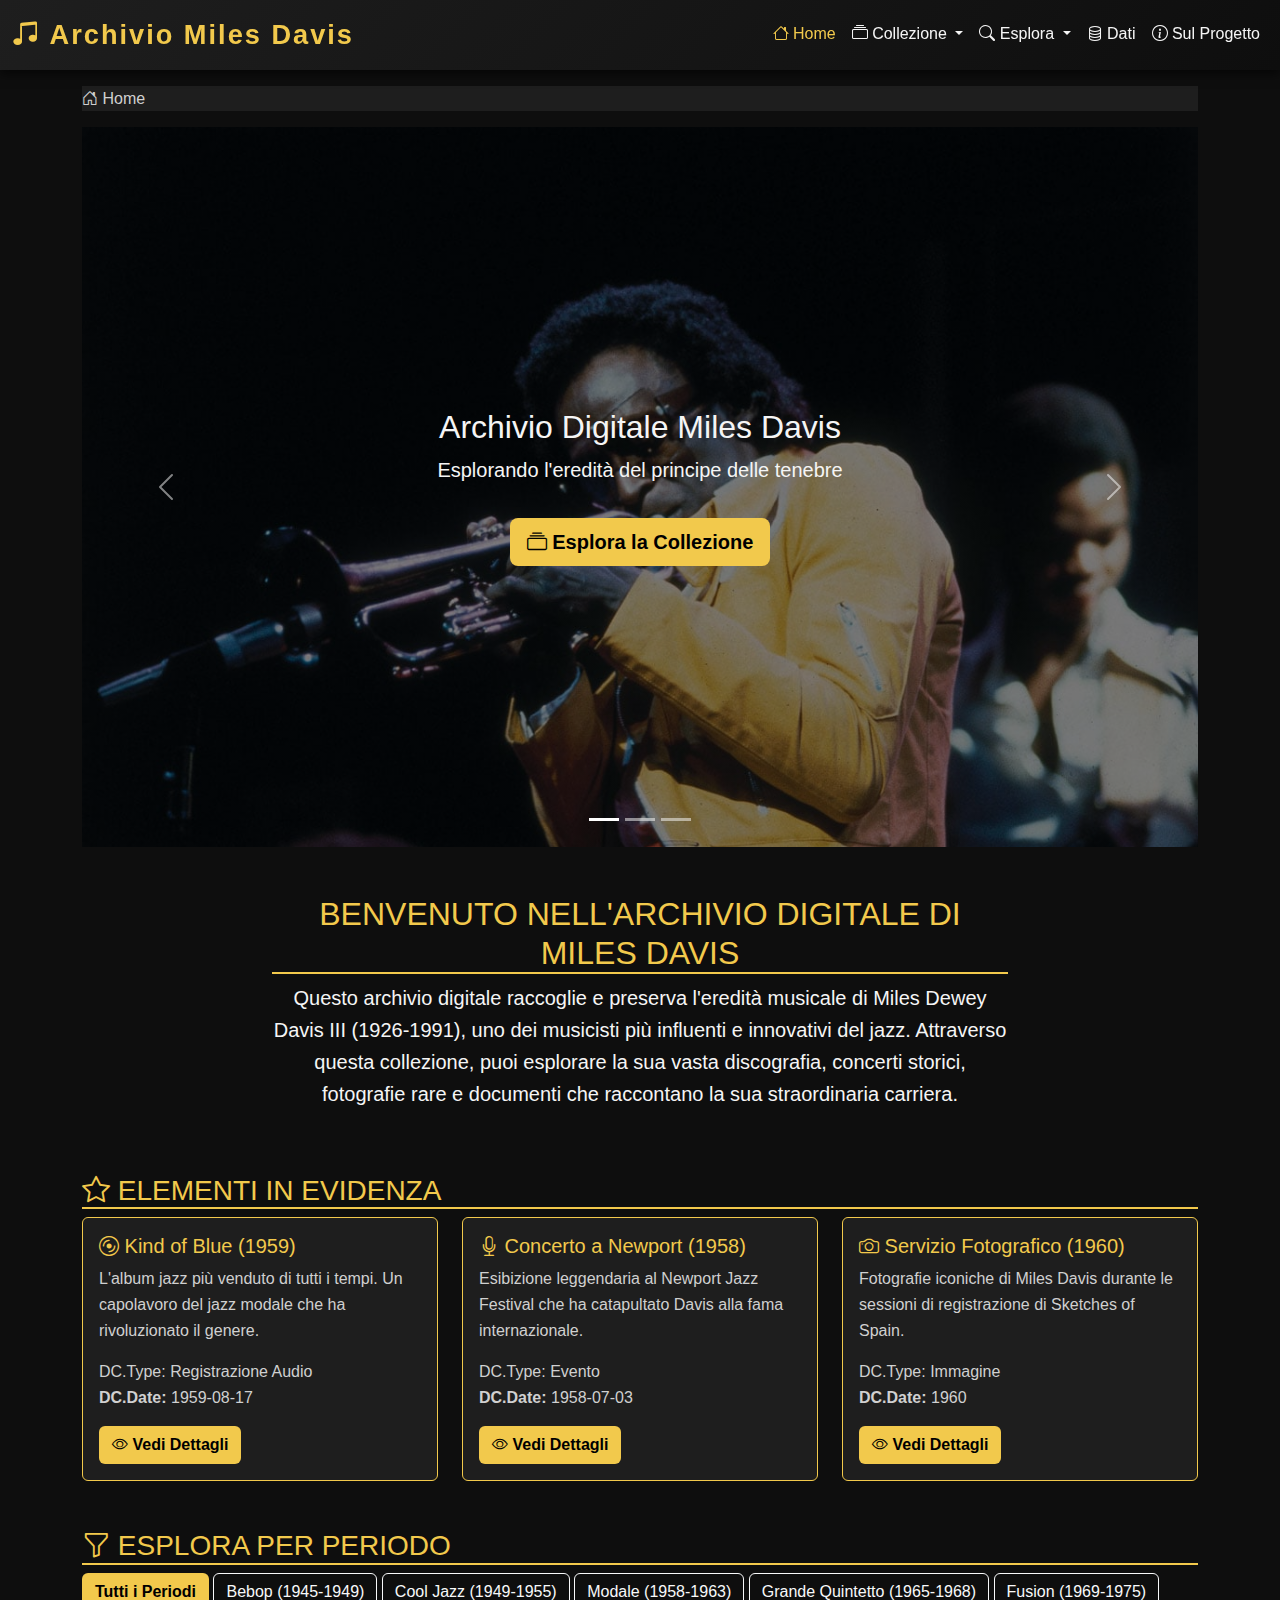
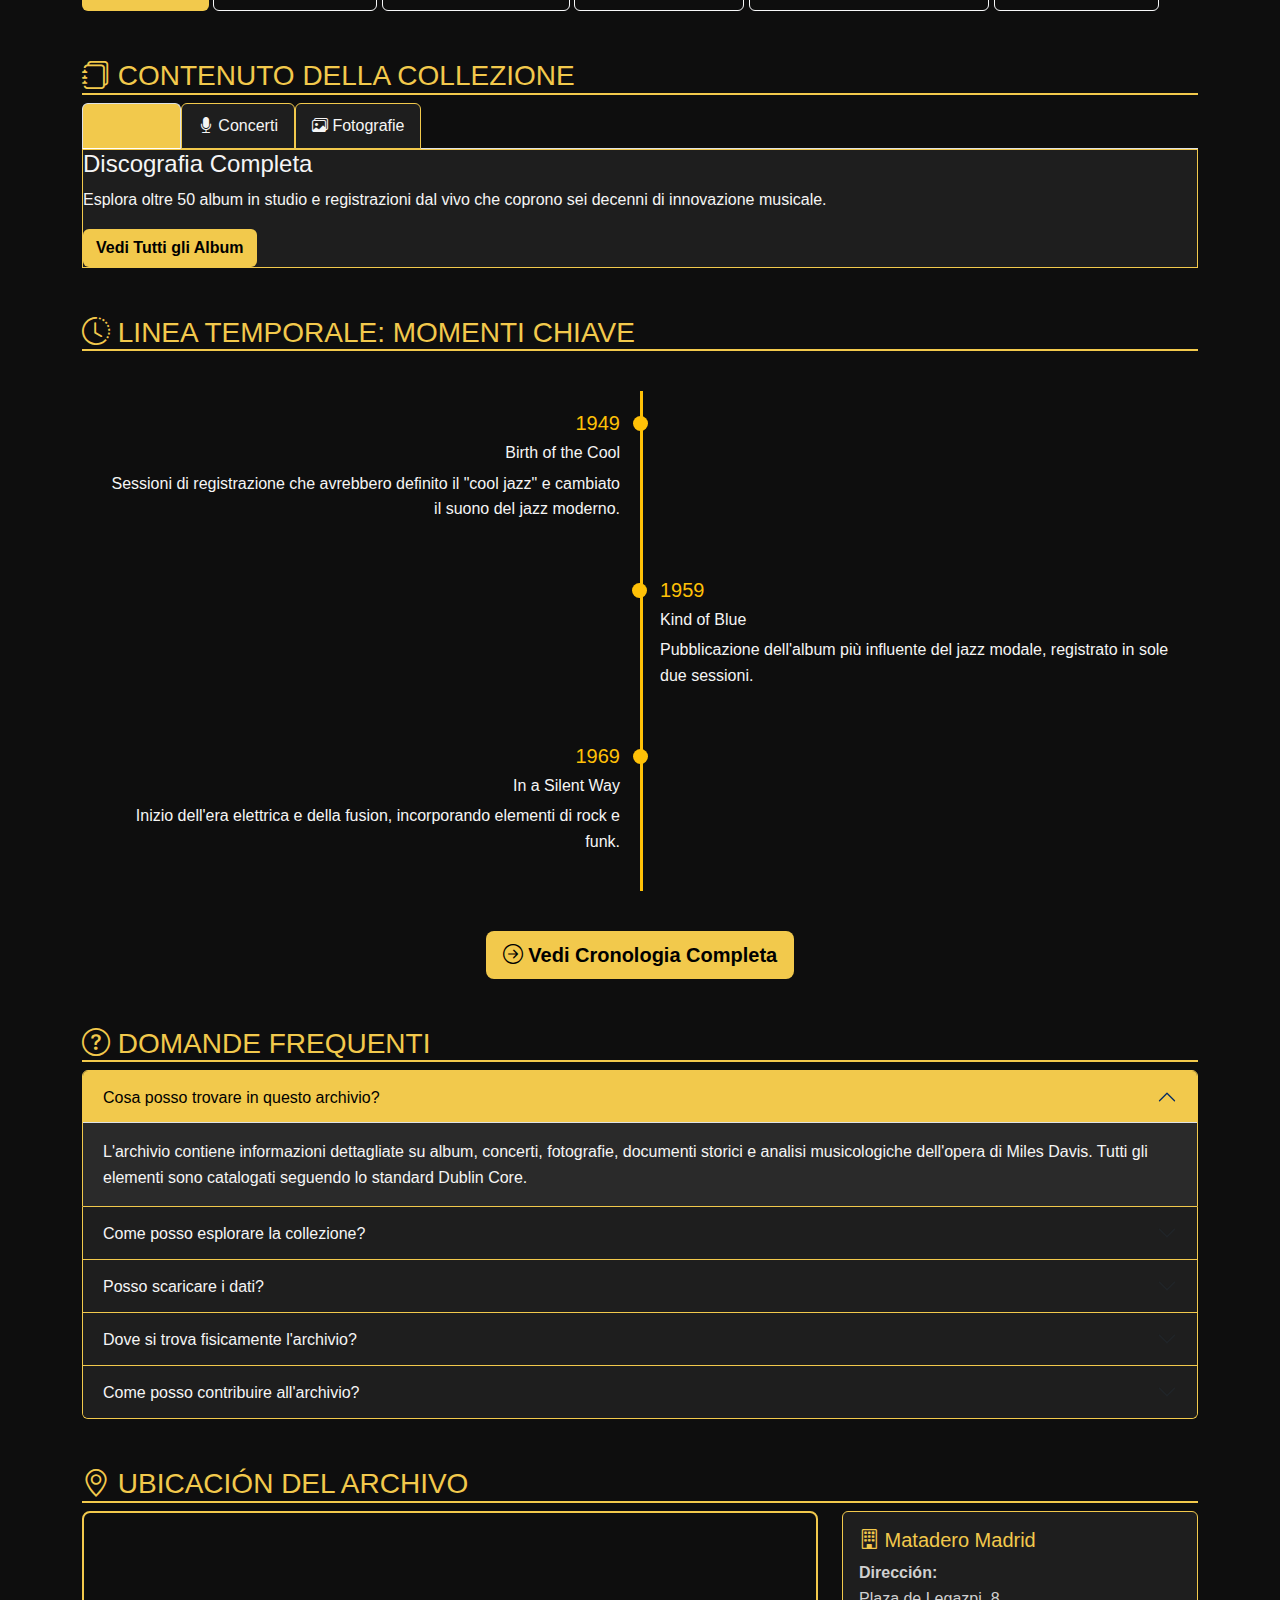
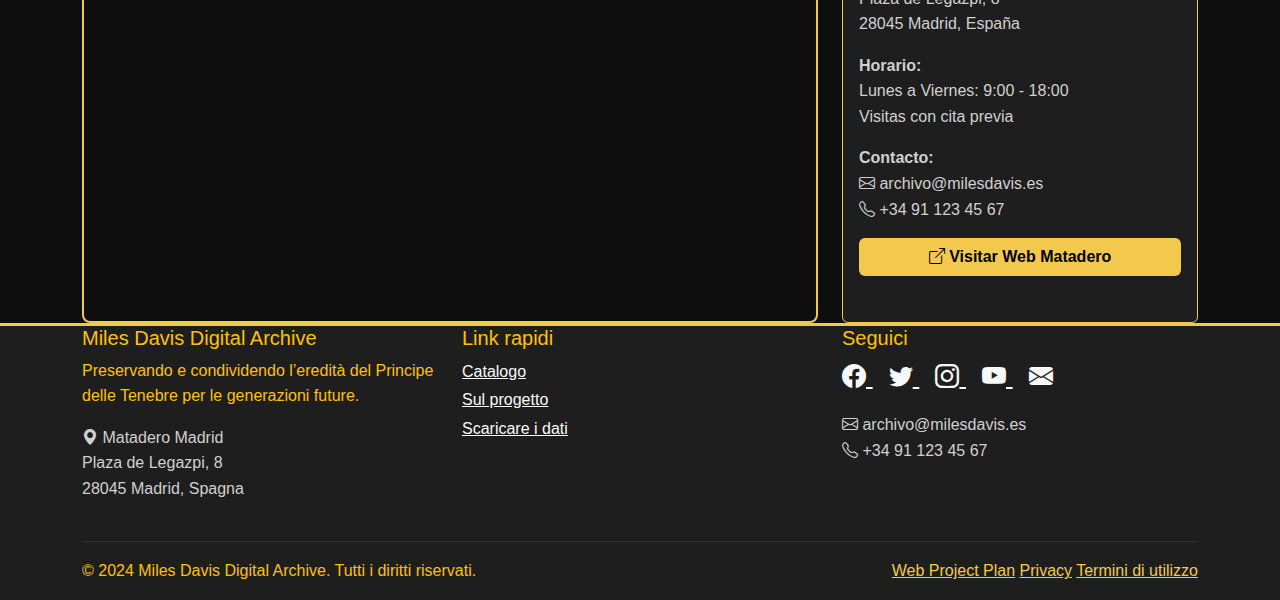
<file: index.html>
<!DOCTYPE html>
<html lang="it">
<head>
    <meta charset="UTF-8">
    <meta name="viewport" content="width=device-width, initial-scale=1.0">
    <title>Home - Archivio Digitale Miles Davis</title>
    
 
    
<link href="https://cdn.jsdelivr.net/npm/bootstrap@5.3.2/dist/css/bootstrap.min.css" rel="stylesheet">

<link rel="stylesheet" href="https://cdn.jsdelivr.net/npm/bootstrap-icons@1.11.1/font/bootstrap-icons.css">

<link rel="stylesheet" href="css/style.css">
   
</head>
<body>
    <nav class="navbar navbar-expand-lg navbar-dark sticky-top">
        <div class="container-fluid">
            <a class="navbar-brand" href="index.html">
                <i class="bi bi-music-note-beamed"></i> Archivio Miles Davis
            </a>
            <button class="navbar-toggler" type="button" data-bs-toggle="collapse" data-bs-target="#navbarNav">
                <span class="navbar-toggler-icon"></span>
            </button>
            <div class="collapse navbar-collapse" id="navbarNav">
                <ul class="navbar-nav ms-auto">
                    <li class="nav-item">
                        <a class="nav-link active" href="index.html">
                            <i class="bi bi-house"></i> Home
                        </a>
                    </li>
                    <li class="nav-item dropdown">
                        <a class="nav-link dropdown-toggle" href="#" role="button" data-bs-toggle="dropdown">
                            <i class="bi bi-collection"></i> Collezione
                        </a>
                        <ul class="dropdown-menu">
                            <li><a class="dropdown-item" href="list-item.html">Catalogo</a></li>
                           
                        </ul>
                    </li>
                    <li class="nav-item dropdown">
                        <a class="nav-link dropdown-toggle" href="#" role="button" data-bs-toggle="dropdown">
                            <i class="bi bi-search"></i> Esplora
                        </a>
                        <ul class="dropdown-menu">
                            <li><a class="dropdown-item" href="#timeline">Linea Temporale</a></li>
                            <li><a class="dropdown-item" href="#faq">Domande Frequenti</a></li>
                            <li><a class="dropdown-item" href="#contenuto">Contenuto de la Colezione</a></li>
                            <li><a class="dropdown-item" href="#map">Mappa</a></li>
                        </ul>
                    </li>
                    <li class="nav-item">
                        <a class="nav-link" href="data.html">
                            <i class="bi bi-database"></i> Dati
                        </a>
                    </li>
                    <li class="nav-item">
                        <a class="nav-link" href="wpp.html">
                            <i class="bi bi-info-circle"></i> Sul Progetto
                        </a>
                    </li>
                </ul>
            </div>
        </div>
    </nav>

    <div class="container mt-3">
        <nav aria-label="breadcrumb">
            <ol class="breadcrumb">
                <li class="breadcrumb-item active" aria-current="page">
                    <i class="bi bi-house-door"></i> Home
                </li>
            </ol>
        </nav>
    </div>

    <div class="container">
        <div id="heroCarousel" class="carousel slide hero-carousel" data-bs-ride="carousel">
            <div class="carousel-indicators">
                <button type="button" data-bs-target="#heroCarousel" data-bs-slide-to="0" class="active"></button>
                <button type="button" data-bs-target="#heroCarousel" data-bs-slide-to="1"></button>
                <button type="button" data-bs-target="#heroCarousel" data-bs-slide-to="2"></button>
            </div>
            <div class="carousel-inner">
                <div class="carousel-item active" style="background: linear-gradient(rgba(0,0,0,0.5), rgba(0,0,0,0.5)), url('imagenes/miles1.jpg') center/cover;">
                    <div class="carousel-overlay">
                        <h2>Archivio Digitale Miles Davis</h2>
                        <p class="lead">Esplorando l'eredità del principe delle tenebre</p>
                        <a href="list-item.html" class="btn btn-custom btn-lg mt-3">
                            <i class="bi bi-collection"></i> Esplora la Collezione
                        </a>
                    </div>
                </div>
                <div class="carousel-item" style="background: linear-gradient(rgba(0,0,0,0.5), rgba(0,0,0,0.5)), url('imagenes/miles2.jpg') center/cover;">
                    <div class="carousel-overlay">
                        <h2>Oltre 60 Anni di Jazz</h2>
                        <p class="lead">Progetto di archivio Miles Davis</p>
                        <a href="wpp.html" class="btn btn-custom btn-lg mt-3">
                            <i class="bi bi-clock-history"></i> Vedi Web Project Plan
                        </a>
                    </div>
                </div>
                <div class="carousel-item" style="background: linear-gradient(rgba(0,0,0,0.5), rgba(0,0,0,0.5)), url('imagenes/miles3.jpg') center/cover;">
                    <div class="carousel-overlay">
                        <h2>Documentazione Completa</h2>
                        <p class="lead">Album, concerti, fotografie e altro</p>
                        <a href="data.html" class="btn btn-custom btn-lg mt-3">
                            <i class="bi bi-download"></i> Scarica Dati
                        </a>
                    </div>
                </div>
            </div>
            <button class="carousel-control-prev" type="button" data-bs-target="#heroCarousel" data-bs-slide="prev">
                <span class="carousel-control-prev-icon"></span>
            </button>
            <button class="carousel-control-next" type="button" data-bs-target="#heroCarousel" data-bs-slide="next">
                <span class="carousel-control-next-icon"></span>
            </button>
        </div>
    </div>

    <div class="container mt-5">
        <div class="row">
            <div class="col-lg-8 mx-auto text-center">
                <h2 class="section-header">Benvenuto nell'Archivio Digitale di Miles Davis</h2>
                <p class="lead">Questo archivio digitale raccoglie e preserva l'eredità musicale di Miles Dewey Davis III (1926-1991), uno dei musicisti più influenti e innovativi del jazz. Attraverso questa collezione, puoi esplorare la sua vasta discografia, concerti storici, fotografie rare e documenti che raccontano la sua straordinaria carriera.</p>
            </div>
        </div>
    </div>

    <div class="container mt-5">
        <h3 class="section-header"><i class="bi bi-star"></i> Elementi in Evidenza</h3>
        <div class="row g-4">
            <div class="col-md-4">
                <div class="card">
                    <div class="card-body">
                        <h5 class="card-title"><i class="bi bi-disc"></i> Kind of Blue (1959)</h5>
                        <p class="card-text">L'album jazz più venduto di tutti i tempi. Un capolavoro del jazz modale che ha rivoluzionato il genere.</p>
                        <p class="card-text"
                            <strong>DC.Type:</strong> Registrazione Audio<br>
                            <strong>DC.Date:</strong> 1959-08-17
                        </p>
                        <a href="item.html" class="btn btn-custom">
                            <i class="bi bi-eye"></i> Vedi Dettagli
                        </a>
                    </div>
                </div>
            </div>
            <div class="col-md-4">
                <div class="card">
                    <div class="card-body">
                        <h5 class="card-title"><i class="bi bi-mic"></i> Concerto a Newport (1958)</h5>
                        <p class="card-text">Esibizione leggendaria al Newport Jazz Festival che ha catapultato Davis alla fama internazionale.</p>
                        <p class="card-text"
                            <strong>DC.Type:</strong> Evento<br>
                            <strong>DC.Date:</strong> 1958-07-03
                        </p>
                        <a href="item_newport.html" class="btn btn-custom">
                            <i class="bi bi-eye"></i> Vedi Dettagli
                        </a>
                    </div>
                </div>
            </div>
            <div class="col-md-4">
                <div class="card">
                    <div class="card-body">
                        <h5 class="card-title"><i class="bi bi-camera"></i> Servizio Fotografico (1960)</h5>
                        <p class="card-text">Fotografie iconiche di Miles Davis durante le sessioni di registrazione di Sketches of Spain.</p>
                        <p class="card-text"
                            <strong>DC.Type:</strong> Immagine<br>
                            <strong>DC.Date:</strong> 1960
                        </p>
                        <a href="item_photos.html" class="btn btn-custom">
                            <i class="bi bi-eye"></i> Vedi Dettagli
                        </a>
                    </div>
                </div>
            </div>
        </div>
    </div>

    <div class="container mt-5">
        <h3 class="section-header"><i class="bi bi-funnel"></i> Esplora per Periodo</h3>
        <div class="filter-container">
            <button class="btn btn-custom filter-btn" data-period="all">Tutti i Periodi</button>
            <button class="btn btn-outline-light filter-btn" data-period="bebop">Bebop (1945-1949)</button>
            <button class="btn btn-outline-light filter-btn" data-period="cool">Cool Jazz (1949-1955)</button>
            <button class="btn btn-outline-light filter-btn" data-period="modal">Modale (1958-1963)</button>
            <button class="btn btn-outline-light filter-btn" data-period="quintet">Grande Quintetto (1965-1968)</button>
            <button class="btn btn-outline-light filter-btn" data-period="fusion">Fusion (1969-1975)</button>
        </div>
    </div>

    <div class="container mt-5" id="contenuto">
        <h3 class="section-header"><i class="bi bi-journals"></i> Contenuto della Collezione</h3>
        <ul class="nav nav-tabs" id="collectionTabs" role="tablist">
            <li class="nav-item" role="presentation">
                <button class="nav-link active" id="albums-tab" data-bs-toggle="tab" data-bs-target="#albums" type="button">
                    <i class="bi bi-vinyl"></i> Album
                </button>
            </li>
            <li class="nav-item" role="presentation">
                <button class="nav-link" id="concerts-tab" data-bs-toggle="tab" data-bs-target="#concerts" type="button">
                    <i class="bi bi-mic-fill"></i> Concerti
                </button>
            </li>
            <li class="nav-item" role="presentation">
                <button class="nav-link" id="photos-tab" data-bs-toggle="tab" data-bs-target="#photos" type="button">
                    <i class="bi bi-images"></i> Fotografie
                </button>
            </li>
        </ul>
        <div class="tab-content" id="collectionTabsContent">
            <div class="tab-pane fade show active" id="albums" role="tabpanel">
                <h4>Discografia Completa</h4>
                <p>Esplora oltre 50 album in studio e registrazioni dal vivo che coprono sei decenni di innovazione musicale.</p>
                <a href="list-item.html" class="btn btn-custom">Vedi Tutti gli Album</a>
            </div>
            <div class="tab-pane fade" id="concerts" role="tabpanel">
                <h4>Esibizioni dal Vivo</h4>
                <p>Rivivi i momenti più memorabili di Miles Davis sui palchi del mondo, da club intimi a grandi festival.</p>
                <a href="list-item.html" class="btn btn-custom">Vedi Concerti</a>
            </div>
            <div class="tab-pane fade" id="photos" role="tabpanel">
                <h4>Galleria Fotografica</h4>
                <p>Collezione di fotografie rare ed emblematiche che catturano l'essenza e l'evoluzione di Miles Davis nel corso della sua carriera.</p>
                <a href="list-item.html" class="btn btn-custom">Vedi Galleria</a>
            </div>
        </div>
    </div>

    <div class="container mt-5" id="timeline">
        <h3 class="section-header"><i class="bi bi-clock-history"></i> Linea Temporale: Momenti Chiave</h3>
        <div class="timeline">
            <div class="timeline-item">
                <div class="timeline-content">
                    <h5 class="text-warning">1949</h5>
                    <h6>Birth of the Cool</h6>
                    <p>Sessioni di registrazione che avrebbero definito il "cool jazz" e cambiato il suono del jazz moderno.</p>
                </div>
            </div>
            <div class="timeline-item">
                <div class="timeline-content">
                    <h5 class="text-warning">1959</h5>
                    <h6>Kind of Blue</h6>
                    <p>Pubblicazione dell'album più influente del jazz modale, registrato in sole due sessioni.</p>
                </div>
            </div>
            <div class="timeline-item">
                <div class="timeline-content">
                    <h5 class="text-warning">1969</h5>
                    <h6>In a Silent Way</h6>
                    <p>Inizio dell'era elettrica e della fusion, incorporando elementi di rock e funk.</p>
                </div>
            </div>
        </div>
        <div class="text-center">
            <a href="timeline.html" class="btn btn-custom btn-lg">
                <i class="bi bi-arrow-right-circle"></i> Vedi Cronologia Completa
            </a>
        </div>
    </div>

    <div class="container mt-5" id="faq">
        <h3 class="section-header"><i class="bi bi-question-circle"></i> Domande Frequenti</h3>
        <div class="accordion" id="faqAccordion">
            <div class="accordion-item">
                <h2 class="accordion-header">
                    <button class="accordion-button" type="button" data-bs-toggle="collapse" data-bs-target="#faq1">
                        Cosa posso trovare in questo archivio?
                    </button>
                </h2>
                <div id="faq1" class="accordion-collapse collapse show" data-bs-parent="#faqAccordion">
                    <div class="accordion-body">
                        L'archivio contiene informazioni dettagliate su album, concerti, fotografie, documenti storici e analisi musicologiche dell'opera di Miles Davis. Tutti gli elementi sono catalogati seguendo lo standard Dublin Core.
                    </div>
                </div>
            </div>
            <div class="accordion-item">
                <h2 class="accordion-header">
                    <button class="accordion-button collapsed" type="button" data-bs-toggle="collapse" data-bs-target="#faq2">
                        Come posso esplorare la collezione?
                    </button>
                </h2>
                <div id="faq2" class="accordion-collapse collapse" data-bs-parent="#faqAccordion">
                    <div class="accordion-body">
                        Offriamo molteplici modi di navigazione: linea temporale cronologica, indice alfabetico, ricerca per parole chiave, mappa geografica dei concerti e filtri per periodo musicale. Puoi esplorare per album, concerti, fotografie o documenti dal menu principale, oppure utilizzare i nostri servizi di browsing per scoprire contenuti in modo più specifico.
                    </div>
                </div>
            </div>
            <div class="accordion-item">
                <h2 class="accordion-header">
                    <button class="accordion-button collapsed" type="button" data-bs-toggle="collapse" data-bs-target="#faq3">
                        Posso scaricare i dati?
                    </button>
                </h2>
                <div id="faq3" class="accordion-collapse collapse" data-bs-parent="#faqAccordion">
                    <div class="accordion-body">
                        Sì, tutti i metadati della collezione sono disponibili per il download in formato CSV e JSON dalla pagina Dati. I dati sono strutturati secondo lo schema Dublin Core per garantire l'interoperabilità e l'uso accademico. Include anche documentazione completa sullo schema dei metadati utilizzato.
                    </div>
                </div>
            </div>
            <div class="accordion-item">
                <h2 class="accordion-header">
                    <button class="accordion-button collapsed" type="button" data-bs-toggle="collapse" data-bs-target="#faq4">
                        Dove si trova fisicamente l'archivio?
                    </button>
                </h2>
                <div id="faq4" class="accordion-collapse collapse" data-bs-parent="#faqAccordion">
                    <div class="accordion-body">
                        L'archivio fisico si trova presso Matadero Madrid, un centro di creazione contemporanea nel distretto di Arganzuela. Lo spazio digitale permette l'accesso globale alla collezione, mentre l'archivio fisico può essere visitato su appuntamento. Per maggiori informazioni sulle visite, consulta la nostra sezione contatti.
                    </div>
                </div>
            </div>
            <div class="accordion-item">
                <h2 class="accordion-header">
                    <button class="accordion-button collapsed" type="button" data-bs-toggle="collapse" data-bs-target="#faq5">
                        Come posso contribuire all'archivio?
                    </button>
                </h2>
                <div id="faq5" class="accordion-collapse collapse" data-bs-parent="#faqAccordion">
                    <div class="accordion-body">
                        Accettiamo donazioni di materiale relativo a Miles Davis: fotografie, programmi di concerti, articoli di stampa, registrazioni e documenti storici. Se possiedi materiale che ritieni prezioso per l'archivio, ti preghiamo di contattare il nostro team di curatori. Tutto il materiale donato viene digitalizzato e catalogato seguendo standard archivistici professionali.
                    </div>
                </div>
            </div>
        </div>
    </div>
 <div class="container mt-5" id="map">
        <h3 class="section-header"><i class="bi bi-geo-alt"></i> Ubicación del Archivo</h3>
        <div class="row">
            <div class="col-lg-8">
                <div class="map-container" style="border: 2px solid var(--accent-color); border-radius: 8px; overflow: hidden;">
                    <iframe 
                        src="https://www.google.com/maps/embed?pb=!1m18!1m12!1m3!1d3037.8547856565844!2d-3.7046687!3d40.3931647!2m3!1f0!2f0!3f0!3m2!1i1024!2i768!4f13.1!3m3!1m2!1s0xd42287a7f3b5d8d%3A0x7e6d8f8f8f8f8f8f!2sMatadero%20Madrid!5e0!3m2!1ses!2ses!4v1234567890" 
                        width="100%" 
                        height="400" 
                        style="border:0;" 
                        allowfullscreen="" 
                        loading="lazy">
                    </iframe>
                </div>
            </div>
            <div class="col-lg-4">
                <div class="card h-100">
                    <div class="card-body">
                        <h5 class="card-title"><i class="bi bi-building"></i> Matadero Madrid</h5>
                        <p class="card-text">
                            <strong>Dirección:</strong><br>
                            Plaza de Legazpi, 8<br>
                            28045 Madrid, España
                        </p>
                        <p class="card-text">
                            <strong>Horario:</strong><br>
                            Lunes a Viernes: 9:00 - 18:00<br>
                            Visitas con cita previa
                        </p>
                        <p class="card-text">
                            <strong>Contacto:</strong><br>
                            <i class="bi bi-envelope"></i> archivo@milesdavis.es<br>
                            <i class="bi bi-telephone"></i> +34 91 123 45 67
                        </p>
                        <a href="https://www.mataderomadrid.org" target="_blank" class="btn btn-custom w-100">
                            <i class="bi bi-box-arrow-up-right"></i> Visitar Web Matadero
                        </a>
                    </div>
                </div>
            </div>
        </div>
    </div>

<footer class="footer">
    <div class="container">
        <div class="row">
            <div class="col-md-4 mb-4">
                <h5 class="text-warning">Miles Davis Digital Archive</h5>
                <p class="text-warning">
                    Preservando e condividendo l’eredità del Principe delle Tenebre per le generazioni future.
                </p>
                <p class="card-text">
                    <i class="bi bi-geo-alt-fill"></i> Matadero Madrid<br>
                    Plaza de Legazpi, 8<br>
                    28045 Madrid, Spagna
                </p>
            </div>

            <div class="col-md-4 mb-4">
                <h5 class="text-warning">Link rapidi</h5>
                <ul class="list-unstyled">
                    <li><a href="list-item.html" class="text-light">Catalogo</a></li>
                    <li><a href="wpp.html" class="text-light">Sul progetto</a></li>
                    <li><a href="data.html" class="text-light">Scaricare i dati</a></li>
                </ul>
            </div>

            <div class="col-md-4 mb-4">
                <h5 class="text-warning">Seguici</h5>
                <div class="social-icons mb-3">
                    <a href="https://facebook.com/milesdavisarchive" target="_blank" class="text-light me-3" style="font-size: 1.5rem;">
                        <i class="bi bi-facebook"></i>
                    </a>
                    <a href="https://twitter.com/milesdavisarch" target="_blank" class="text-light me-3" style="font-size: 1.5rem;">
                        <i class="bi bi-twitter"></i>
                    </a>
                    <a href="https://instagram.com/milesdavisarchive" target="_blank" class="text-light me-3" style="font-size: 1.5rem;">
                        <i class="bi bi-instagram"></i>
                    </a>
                    <a href="https://youtube.com/milesdavisarchive" target="_blank" class="text-light me-3" style="font-size: 1.5rem;">
                        <i class="bi bi-youtube"></i>
                    </a>
                    <a href="mailto:archivo@milesdavis.es" class="text-light" style="font-size: 1.5rem;">
                        <i class="bi bi-envelope-fill"></i>
                    </a>
                </div>
                <p class="card-text">
                    <i class="bi bi-envelope"></i> archivo@milesdavis.es<br>
                    <i class="bi bi-telephone"></i> +34 91 123 45 67
                </p>
            </div>
        </div>

        <hr style="border-color: #666666;">

        <div class="row">
            <div class="col-md-6 text-center text-md-start">
                <p class="text-warning">
                    &copy; 2024 Miles Davis Digital Archive. Tutti i diritti riservati.
                </p>
            </div>
            <div class="col-md-6 text-center text-md-end meta-nav">
                <a href="wpp.html">Web Project Plan</a>
                <a href="privacidad.html">Privacy</a>
                <a href="terminos.html">Termini di utilizzo</a>
            </div>
        </div>
    </div>
</footer>

	<script src="https://cdn.jsdelivr.net/npm/bootstrap@5.3.2/dist/js/bootstrap.bundle.min.js"></script>
</html>
</file>
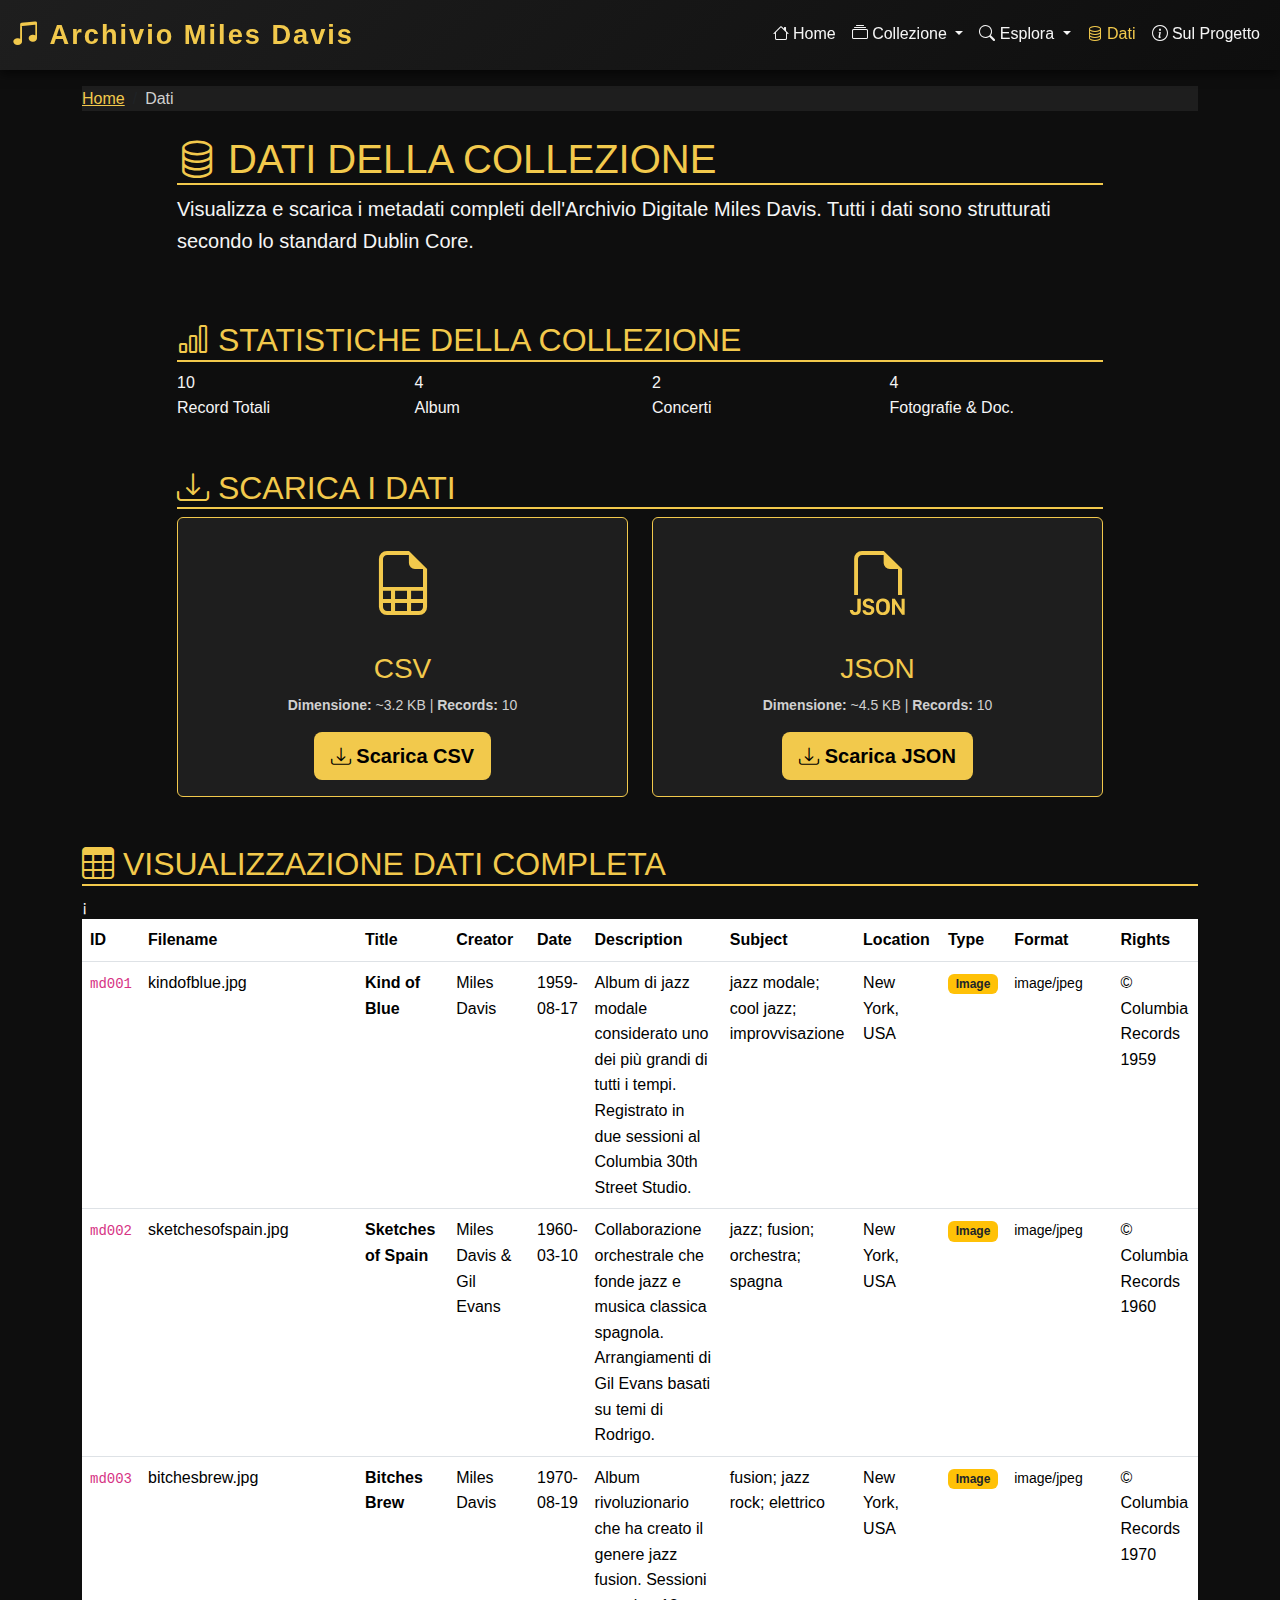
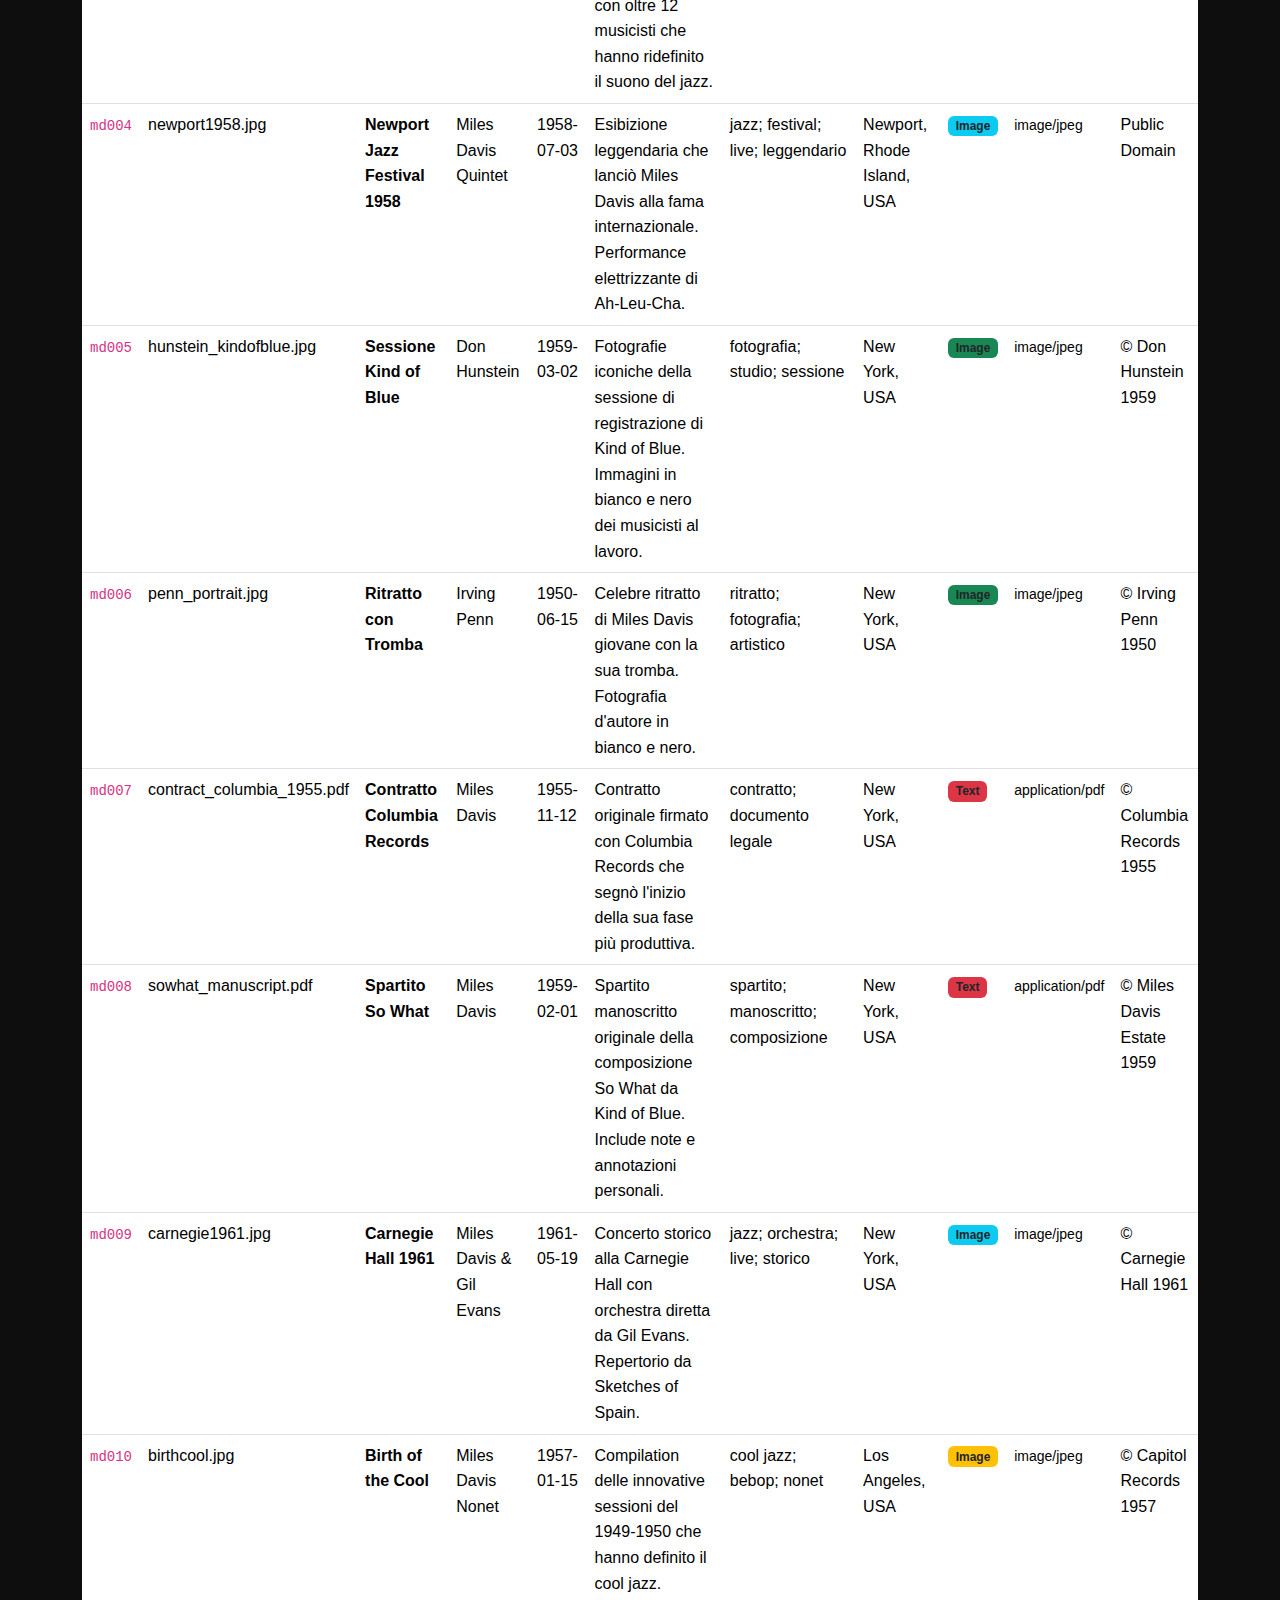
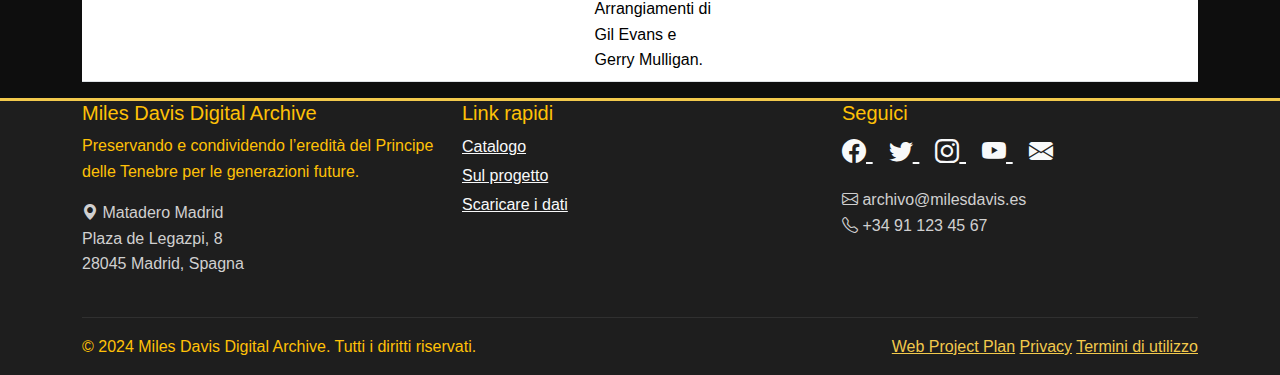
<file: data.html>
<!DOCTYPE html>
<html lang="it">
<head>
    <meta charset="UTF-8">
    <meta name="viewport" content="width=device-width, initial-scale=1.0">
    <title>Dati - Archivio Digitale Miles Davis</title>
    
  
    <link href="https://cdn.jsdelivr.net/npm/bootstrap@5.3.2/dist/css/bootstrap.min.css" rel="stylesheet">
    <link rel="stylesheet" href="https://cdn.jsdelivr.net/npm/bootstrap-icons@1.11.1/font/bootstrap-icons.css">
    <link rel="stylesheet" href="css/style.css">
    
    
<body>
    <nav class="navbar navbar-expand-lg navbar-dark sticky-top">
        <div class="container-fluid">
            <a class="navbar-brand" href="index.html">
                <i class="bi bi-music-note-beamed"></i> Archivio Miles Davis
            </a>
            <button class="navbar-toggler" type="button" data-bs-toggle="collapse" data-bs-target="#navbarNav">
                <span class="navbar-toggler-icon"></span>
            </button>
            <div class="collapse navbar-collapse" id="navbarNav">
                <ul class="navbar-nav ms-auto">
                    <li class="nav-item">
                        <a class="nav-link" href="index.html">
                            <i class="bi bi-house"></i> Home
                        </a>
                    </li>
                    <li class="nav-item dropdown">
                        <a class="nav-link dropdown-toggle" href="#" role="button" data-bs-toggle="dropdown">
                            <i class="bi bi-collection"></i> Collezione
                        </a>
                        <ul class="dropdown-menu">
                            <li><a class="dropdown-item" href="list-item.html">Catalogo</a></li>
                        </ul>
                    </li>
                      <li class="nav-item dropdown">
                        <a class="nav-link dropdown-toggle" href="#" role="button" data-bs-toggle="dropdown">
                            <i class="bi bi-search"></i> Esplora
                        </a>
                        <ul class="dropdown-menu">
                            <li><a class="dropdown-item" href="index.html#timeline">Linea Temporale</a></li>
                            <li><a class="dropdown-item" href="index.html#faq">Domande Frequenti</a></li>
                            <li><a class="dropdown-item" href="index.html#contenuto">Contenuto de la Colezione</a></li>
                            <li><a class="dropdown-item" href="index.html#map">Mappa</a></li>
                        </ul>
                    </li>
                    <li class="nav-item">
                        <a class="nav-link active" href="data.html">
                            <i class="bi bi-database"></i> Dati
                        </a>
                    </li>
                    <li class="nav-item">
                        <a class="nav-link" href="wpp.html">
                            <i class="bi bi-info-circle"></i> Sul Progetto
                        </a>
                    </li>
                </ul>
            </div>
        </div>
    </nav>

    <!-- Breadcrumb -->
    <div class="container mt-3">
        <nav aria-label="breadcrumb">
            <ol class="breadcrumb">
                <li class="breadcrumb-item"><a href="index.html">Home</a></li>
                <li class="breadcrumb-item active" aria-current="page">Dati</li>
            </ol>
        </nav>
    </div>

    <div class="container mt-4">
        <div class="row">
            <div class="col-lg-10 mx-auto">
                <h1 class="section-header"><i class="bi bi-database"></i> Dati della Collezione</h1>
                <p class="lead">Visualizza e scarica i metadati completi dell'Archivio Digitale Miles Davis. Tutti i dati sono strutturati secondo lo standard Dublin Core.</p>
            </div>
        </div>
    </div>

  
    <div class="container mt-5">
        <div class="row">
            <div class="col-lg-10 mx-auto">
                <h2 class="section-header"><i class="bi bi-bar-chart"></i> Statistiche della Collezione</h2>
                <div class="row g-4">
                    <div class="col-md-3 col-sm-6">
                        <div class="stats-card">
                            <div class="stats-number">10</div>
                            <p class="mb-0">Record Totali</p>
                        </div>
                    </div>
                    <div class="col-md-3 col-sm-6">
                        <div class="stats-card">
                            <div class="stats-number">4</div>
                            <p class="mb-0">Album</p>
                        </div>
                    </div>
                    <div class="col-md-3 col-sm-6">
                        <div class="stats-card">
                            <div class="stats-number">2</div>
                            <p class="mb-0">Concerti</p>
                        </div>
                    </div>
                    <div class="col-md-3 col-sm-6">
                        <div class="stats-card">
                            <div class="stats-number">4</div>
                            <p class="mb-0">Fotografie & Doc.</p>
                        </div>
                    </div>
                </div>
            </div>
        </div>
    </div>

    <div class="container mt-5">
        <div class="row">
            <div class="col-lg-10 mx-auto">
                <h2 class="section-header"><i class="bi bi-download"></i> Scarica i Dati</h2>
                <div class="row g-4">
                    <div class="col-md-6">
                        <div class="card h-100">
                            <div class="card-body text-center">
                                <i class="bi bi-file-earmark-spreadsheet" style="font-size: 4rem; color: var(--accent-color);"></i>
                                <h3 class="card-title mt-3">CSV</h3>
                                <p class="text-muted small"><strong>Dimensione:</strong> ~3.2 KB | <strong>Records:</strong> 10</p>
                                <a href="data/metadata.csv" download class="btn btn-custom btn-lg">
                                    <i class="bi bi-download"></i> Scarica CSV
                                </a>
                            </div>
                        </div>
                    </div>
                    <div class="col-md-6">
                        <div class="card h-100">
                            <div class="card-body text-center">
                                <i class="bi bi-filetype-json" style="font-size: 4rem; color: var(--accent-color);"></i>
                                <h3 class="card-title mt-3">JSON</h3>
                                <p class="text-muted small"><strong>Dimensione:</strong> ~4.5 KB | <strong>Records:</strong> 10</p>
                                <a href="data/metadata.json" download class="btn btn-custom btn-lg">
                                    <i class="bi bi-download"></i> Scarica JSON
                                </a>
                            </div>
                        </div>
                    </div>
                </div>
            </div>
        </div>
    </div>
    <div class="container mt-5">
        <div class="row">
            <div class="col-lg-12">
                <h2 class="section-header"><i class="bi bi-table"></i> Visualizzazione Dati Completa</h2>
                <div class="data-table-container">
                    <table class="data-table table table-hover">
                        <thead>
                            <tr>
                                <th>ID</th>
                                <th>Filename</th>
                                <th>Title</th>
                                <th>Creator</th>
                                <th>Date</th>
                                <th>Description</th>
                                <th>Subject</th>
                                <th>Location</th>
                                <th>Type</th>
                                <th>Format</th>
                                <th>Rights</th>
                            </tr>
                        </thead>
                        <tbody>
                        
                            <tr>
                                <td><code>md001</code></td>
                                <td class="data-cell-short">kindofblue.jpg</td>
                                <td><strong>Kind of Blue</strong></td>
                                <td>Miles Davis</td>
                                <td>1959-08-17</td>
                                <td class="data-cell-wrap">Album di jazz modale considerato uno dei più grandi di tutti i tempi. Registrato in due sessioni al Columbia 30th Street Studio.</td>
                                <td class="data-cell-short">jazz modale; cool jazz; improvvisazione</td>
                                <td>New York, USA</td>
                                <td><span class="badge bg-warning text-dark">Image</span></td>
                                <td><small>image/jpeg</small></td>
                                <td class="data-cell-short">© Columbia Records 1959</td>
                            </tr>
                            
                    
                            <tr>
                                <td><code>md002</code></td>
                                <td class="data-cell-short">sketchesofspain.jpg</td>
                                <td><strong>Sketches of Spain</strong></td>
                                <td>Miles Davis & Gil Evans</td>
                                <td>1960-03-10</td>
                                <td class="data-cell-wrap">Collaborazione orchestrale che fonde jazz e musica classica spagnola. Arrangiamenti di Gil Evans basati su temi di Rodrigo.</td>
                                <td class="data-cell-short">jazz; fusion; orchestra; spagna</td>
                                <td>New York, USA</td>
                                <td><span class="badge bg-warning text-dark">Image</span></td>
                                <td><small>image/jpeg</small></td>
                                <td class="data-cell-short">© Columbia Records 1960</td>
                            </tr>
                       ¡
                            <tr>
                                <td><code>md003</code></td>
                                <td class="data-cell-short">bitchesbrew.jpg</td>
                                <td><strong>Bitches Brew</strong></td>
                                <td>Miles Davis</td>
                                <td>1970-08-19</td>
                                <td class="data-cell-wrap">Album rivoluzionario che ha creato il genere jazz fusion. Sessioni con oltre 12 musicisti che hanno ridefinito il suono del jazz.</td>
                                <td class="data-cell-short">fusion; jazz rock; elettrico</td>
                                <td>New York, USA</td>
                                <td><span class="badge bg-warning text-dark">Image</span></td>
                                <td><small>image/jpeg</small></td>
                                <td class="data-cell-short">© Columbia Records 1970</td>
                            </tr>
                     
                            <tr>
                                <td><code>md004</code></td>
                                <td class="data-cell-short">newport1958.jpg</td>
                                <td><strong>Newport Jazz Festival 1958</strong></td>
                                <td>Miles Davis Quintet</td>
                                <td>1958-07-03</td>
                                <td class="data-cell-wrap">Esibizione leggendaria che lanciò Miles Davis alla fama internazionale. Performance elettrizzante di Ah-Leu-Cha.</td>
                                <td class="data-cell-short">jazz; festival; live; leggendario</td>
                                <td>Newport, Rhode Island, USA</td>
                                <td><span class="badge bg-info text-dark">Image</span></td>
                                <td><small>image/jpeg</small></td>
                                <td class="data-cell-short">Public Domain</td>
                            </tr>
                            
                        
                            <tr>
                                <td><code>md005</code></td>
                                <td class="data-cell-short">hunstein_kindofblue.jpg</td>
                                <td><strong>Sessione Kind of Blue</strong></td>
                                <td>Don Hunstein</td>
                                <td>1959-03-02</td>
                                <td class="data-cell-wrap">Fotografie iconiche della sessione di registrazione di Kind of Blue. Immagini in bianco e nero dei musicisti al lavoro.</td>
                                <td class="data-cell-short">fotografia; studio; sessione</td>
                                <td>New York, USA</td>
                                <td><span class="badge bg-success text-dark">Image</span></td>
                                <td><small>image/jpeg</small></td>
                                <td class="data-cell-short">© Don Hunstein 1959</td>
                            </tr>
                            
                       
                            <tr>
                                <td><code>md006</code></td>
                                <td class="data-cell-short">penn_portrait.jpg</td>
                                <td><strong>Ritratto con Tromba</strong></td>
                                <td>Irving Penn</td>
                                <td>1950-06-15</td>
                                <td class="data-cell-wrap">Celebre ritratto di Miles Davis giovane con la sua tromba. Fotografia d'autore in bianco e nero.</td>
                                <td class="data-cell-short">ritratto; fotografia; artistico</td>
                                <td>New York, USA</td>
                                <td><span class="badge bg-success text-dark">Image</span></td>
                                <td><small>image/jpeg</small></td>
                                <td class="data-cell-short">© Irving Penn 1950</td>
                            </tr>
                            
                        
                            <tr>
                                <td><code>md007</code></td>
                                <td class="data-cell-short">contract_columbia_1955.pdf</td>
                                <td><strong>Contratto Columbia Records</strong></td>
                                <td>Miles Davis</td>
                                <td>1955-11-12</td>
                                <td class="data-cell-wrap">Contratto originale firmato con Columbia Records che segnò l'inizio della sua fase più produttiva.</td>
                                <td class="data-cell-short">contratto; documento legale</td>
                                <td>New York, USA</td>
                                <td><span class="badge bg-danger text-dark">Text</span></td>
                                <td><small>application/pdf</small></td>
                                <td class="data-cell-short">© Columbia Records 1955</td>
                            </tr>
                            
                      
                            <tr>
                                <td><code>md008</code></td>
                                <td class="data-cell-short">sowhat_manuscript.pdf</td>
                                <td><strong>Spartito So What</strong></td>
                                <td>Miles Davis</td>
                                <td>1959-02-01</td>
                                <td class="data-cell-wrap">Spartito manoscritto originale della composizione So What da Kind of Blue. Include note e annotazioni personali.</td>
                                <td class="data-cell-short">spartito; manoscritto; composizione</td>
                                <td>New York, USA</td>
                                <td><span class="badge bg-danger text-dark">Text</span></td>
                                <td><small>application/pdf</small></td>
                                <td class="data-cell-short">© Miles Davis Estate 1959</td>
                            </tr>
                            
                            
                            <tr>
                                <td><code>md009</code></td>
                                <td class="data-cell-short">carnegie1961.jpg</td>
                                <td><strong>Carnegie Hall 1961</strong></td>
                                <td>Miles Davis & Gil Evans</td>
                                <td>1961-05-19</td>
                                <td class="data-cell-wrap">Concerto storico alla Carnegie Hall con orchestra diretta da Gil Evans. Repertorio da Sketches of Spain.</td>
                                <td class="data-cell-short">jazz; orchestra; live; storico</td>
                                <td>New York, USA</td>
                                <td><span class="badge bg-info text-dark">Image</span></td>
                                <td><small>image/jpeg</small></td>
                                <td class="data-cell-short">© Carnegie Hall 1961</td>
                            </tr>
                            
                          
                            <tr>
                                <td><code>md010</code></td>
                                <td class="data-cell-short">birthcool.jpg</td>
                                <td><strong>Birth of the Cool</strong></td>
                                <td>Miles Davis Nonet</td>
                                <td>1957-01-15</td>
                                <td class="data-cell-wrap">Compilation delle innovative sessioni del 1949-1950 che hanno definito il cool jazz. Arrangiamenti di Gil Evans e Gerry Mulligan.</td>
                                <td class="data-cell-short">cool jazz; bebop; nonet</td>
                                <td>Los Angeles, USA</td>
                                <td><span class="badge bg-warning text-dark">Image</span></td>
                                <td><small>image/jpeg</small></td>
                                <td class="data-cell-short">© Capitol Records 1957</td>
                            </tr>
                        </tbody>
                    </table>
                </div>
            </div>
        </div>
    </div>

<footer class="footer">
    <div class="container">
        <div class="row">
            <div class="col-md-4 mb-4">
                <h5 class="text-warning">Miles Davis Digital Archive</h5>
                <p class="text-warning">
                    Preservando e condividendo l’eredità del Principe delle Tenebre per le generazioni future.
                </p>
                <p class="card-text">
                    <i class="bi bi-geo-alt-fill"></i> Matadero Madrid<br>
                    Plaza de Legazpi, 8<br>
                    28045 Madrid, Spagna
                </p>
            </div>

            <div class="col-md-4 mb-4">
                <h5 class="text-warning">Link rapidi</h5>
                <ul class="list-unstyled">
                    <li><a href="list-item.html" class="text-light">Catalogo</a></li>
                    <li><a href="wpp.html" class="text-light">Sul progetto</a></li>
                    <li><a href="data.html" class="text-light">Scaricare i dati</a></li>
                </ul>
            </div>

            <div class="col-md-4 mb-4">
                <h5 class="text-warning">Seguici</h5>
                <div class="social-icons mb-3">
                    <a href="https://facebook.com/milesdavisarchive" target="_blank" class="text-light me-3" style="font-size: 1.5rem;">
                        <i class="bi bi-facebook"></i>
                    </a>
                    <a href="https://twitter.com/milesdavisarch" target="_blank" class="text-light me-3" style="font-size: 1.5rem;">
                        <i class="bi bi-twitter"></i>
                    </a>
                    <a href="https://instagram.com/milesdavisarchive" target="_blank" class="text-light me-3" style="font-size: 1.5rem;">
                        <i class="bi bi-instagram"></i>
                    </a>
                    <a href="https://youtube.com/milesdavisarchive" target="_blank" class="text-light me-3" style="font-size: 1.5rem;">
                        <i class="bi bi-youtube"></i>
                    </a>
                    <a href="mailto:archivo@milesdavis.es" class="text-light" style="font-size: 1.5rem;">
                        <i class="bi bi-envelope-fill"></i>
                    </a>
                </div>
                <p class="card-text">
                    <i class="bi bi-envelope"></i> archivo@milesdavis.es<br>
                    <i class="bi bi-telephone"></i> +34 91 123 45 67
                </p>
            </div>
        </div>

        <hr style="border-color: #666666;">

        <div class="row">
            <div class="col-md-6 text-center text-md-start">
                <p class="text-warning">
                    &copy; 2024 Miles Davis Digital Archive. Tutti i diritti riservati.
                </p>
            </div>
            <div class="col-md-6 text-center text-md-end meta-nav">
                <a href="wpp.html">Web Project Plan</a>
                <a href="privacidad.html">Privacy</a>
                <a href="terminos.html">Termini di utilizzo</a>
            </div>
        </div>
    </div>
</footer>

   
    <script src="https://cdn.jsdelivr.net/npm/bootstrap@5.3.2/dist/js/bootstrap.bundle.min.js"></script>
    
 
    <script src="js/main.js"></script>
</body>
</html>
</file>
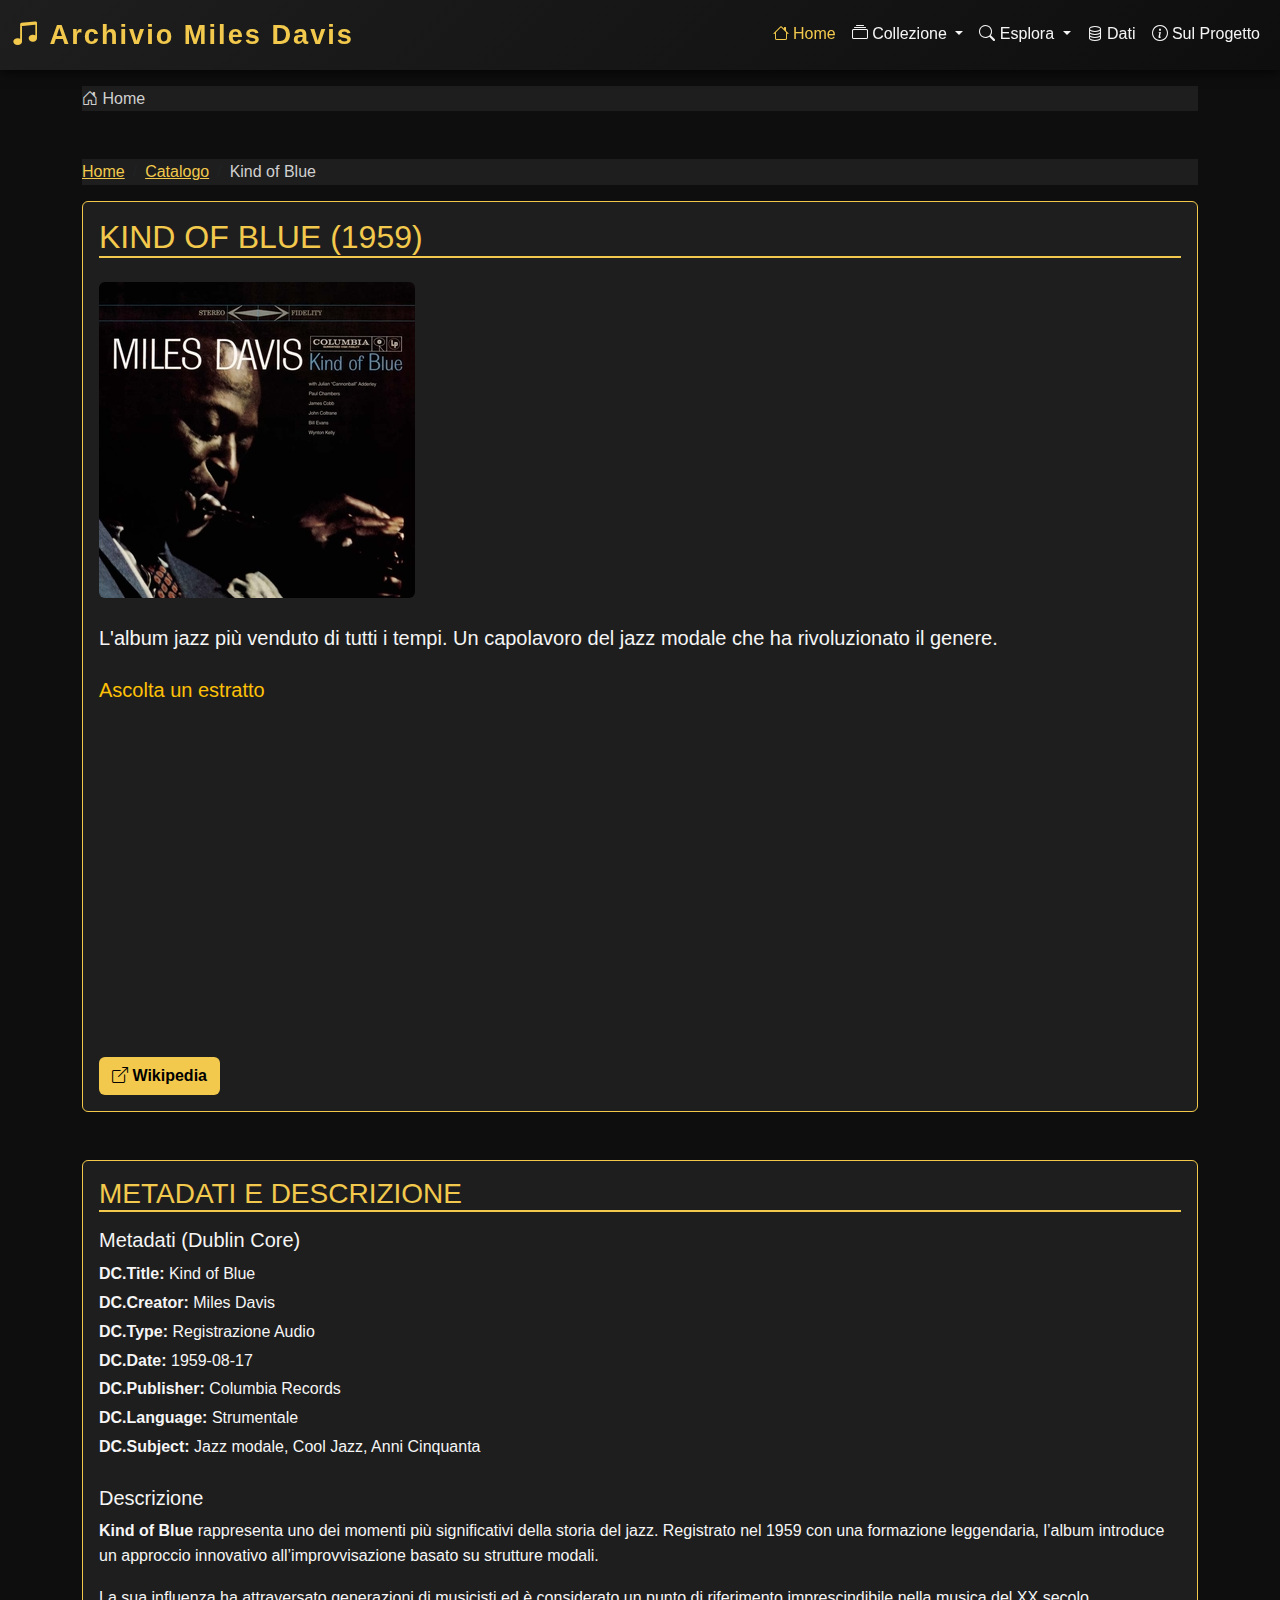
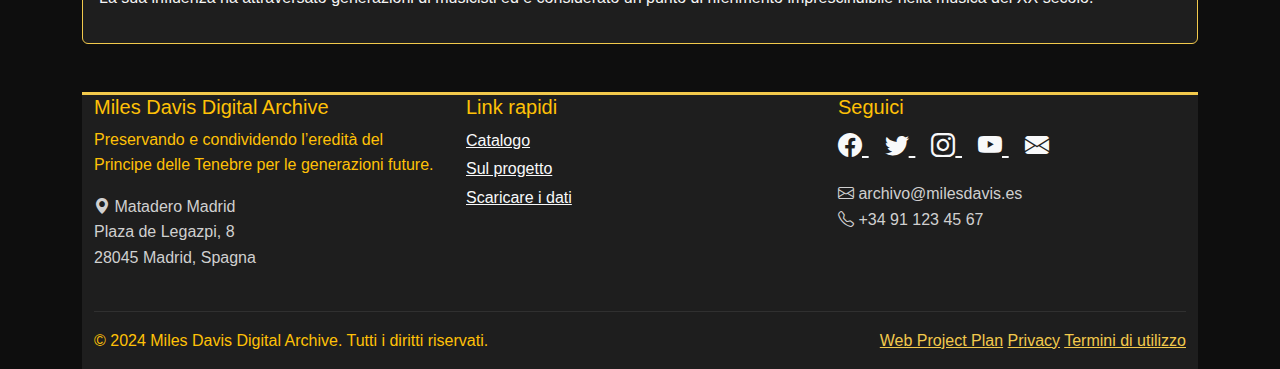
<file: item.html>
<!DOCTYPE html>
<html lang="it">
<head>
    <meta charset="UTF-8">
    <meta name="viewport" content="width=device-width, initial-scale=1.0">

    <title>Kind of Blue (1959) – Archivio Digitale Miles Davis</title>

    <link href="https://cdn.jsdelivr.net/npm/bootstrap@5.3.2/dist/css/bootstrap.min.css" rel="stylesheet">

    <link rel="stylesheet" href="https://cdn.jsdelivr.net/npm/bootstrap-icons@1.11.1/font/bootstrap-icons.css">

    <link rel="stylesheet" href="css/style.css">
</head>

<body>
  
    <nav class="navbar navbar-expand-lg navbar-dark sticky-top">
        <div class="container-fluid">
            <a class="navbar-brand" href="index.html">
                <i class="bi bi-music-note-beamed"></i> Archivio Miles Davis
            </a>
            <button class="navbar-toggler" type="button" data-bs-toggle="collapse" data-bs-target="#navbarNav">
                <span class="navbar-toggler-icon"></span>
            </button>
            <div class="collapse navbar-collapse" id="navbarNav">
                <ul class="navbar-nav ms-auto">
                    <li class="nav-item">
                        <a class="nav-link active" href="index.html">
                            <i class="bi bi-house"></i> Home
                        </a>
                    </li>
                    <li class="nav-item dropdown">
                        <a class="nav-link dropdown-toggle" href="#" role="button" data-bs-toggle="dropdown">
                            <i class="bi bi-collection"></i> Collezione
                        </a>
                        <ul class="dropdown-menu">
                            <li><a class="dropdown-item" href="list-item.html">Catalogo</a></li>
                           
                        </ul>
                    </li>
                        <li class="nav-item dropdown">
                        <a class="nav-link dropdown-toggle" href="#" role="button" data-bs-toggle="dropdown">
                            <i class="bi bi-search"></i> Esplora
                        </a>
                        <ul class="dropdown-menu">
                            <li><a class="dropdown-item" href="index.html#timeline">Linea Temporale</a></li>
                            <li><a class="dropdown-item" href="index.html#faq">Domande Frequenti</a></li>
                            <li><a class="dropdown-item" href="index.html#contenuto">Contenuto de la Colezione</a></li>
                            <li><a class="dropdown-item" href="index.html#map">Mappa</a></li>
                        </ul>
                    </li>
                    <li class="nav-item">
                        <a class="nav-link" href="data.html">
                            <i class="bi bi-database"></i> Dati
                        </a>
                    </li>
                    <li class="nav-item">
                        <a class="nav-link" href="wpp.html">
                            <i class="bi bi-info-circle"></i> Sul Progetto
                        </a>
                    </li>
                </ul>
            </div>
        </div>
    </nav>

    <div class="container mt-3">
        <nav aria-label="breadcrumb">
            <ol class="breadcrumb">
                <li class="breadcrumb-item active" aria-current="page">
                    <i class="bi bi-house-door"></i> Home
                </li>
            </ol>
        </nav>
    </div>

<div class="container mt-5">

 
    <nav aria-label="breadcrumb">
        <ol class="breadcrumb">
            <li class="breadcrumb-item"><a href="index.html">Home</a></li>
            <li class="breadcrumb-item"><a href="list-item.html">Catalogo</a></li>
            <li class="breadcrumb-item active">Kind of Blue</li>
        </ol>
    </nav>

    <div class="card mb-5">
        <div class="card-body">

            <h2 class="section-header mb-4">Kind of Blue (1959)</h2>

            <img src="imagenes/kindofblue.jpg"
                 class="img-fluid rounded mb-4"
                 alt="Kind of Blue album cover">

            <p class="lead">
                L'album jazz più venduto di tutti i tempi. Un capolavoro del jazz
                modale che ha rivoluzionato il genere.
            </p>

            <h5 class="text-warning mt-4">Ascolta un estratto</h5>
    <iframe
  width="560"
  height="315"
  src="https://www.youtube.com/embed/kgRcCyey1hM"
  title="YouTube video player"
  frameborder="0"
  allow="accelerometer; autoplay; clipboard-write; encrypted-media; gyroscope; picture-in-picture"
  allowfullscreen>
</iframe>


            <div class="mt-4">
                <a href="https://it.wikipedia.org/wiki/Kind_of_Blue"
                   target="_blank"
                   class="btn btn-custom">
                    <i class="bi bi-box-arrow-up-right"></i> Wikipedia
                </a>
            </div>

        </div>
    </div>

    <div class="card mb-5">
        <div class="card-body">

            <h3 class="section-header mb-3">Metadati e descrizione</h3>

            <h5>Metadati (Dublin Core)</h5>
            <ul class="list-unstyled">
                <li><strong>DC.Title:</strong> Kind of Blue</li>
                <li><strong>DC.Creator:</strong> Miles Davis</li>
                <li><strong>DC.Type:</strong> Registrazione Audio</li>
                <li><strong>DC.Date:</strong> 1959-08-17</li>
                <li><strong>DC.Publisher:</strong> Columbia Records</li>
                <li><strong>DC.Language:</strong> Strumentale</li>
                <li><strong>DC.Subject:</strong> Jazz modale, Cool Jazz, Anni Cinquanta</li>
            </ul>

            <h5 class="mt-4">Descrizione</h5>
            <p>
                <strong>Kind of Blue</strong> rappresenta uno dei momenti più
                significativi della storia del jazz. Registrato nel 1959 con una
                formazione leggendaria, l’album introduce un approccio innovativo
                all’improvvisazione basato su strutture modali.
            </p>
            <p>
                La sua influenza ha attraversato generazioni di musicisti ed è
                considerato un punto di riferimento imprescindibile nella musica
                del XX secolo.
            </p>

        </div>
    </div>


<footer class="footer">
    <div class="container">
        <div class="row">
            <div class="col-md-4 mb-4">
                <h5 class="text-warning">Miles Davis Digital Archive</h5>
                <p class="text-warning">
                    Preservando e condividendo l’eredità del Principe delle Tenebre per le generazioni future.
                </p>
                <p class="card-text">
                    <i class="bi bi-geo-alt-fill"></i> Matadero Madrid<br>
                    Plaza de Legazpi, 8<br>
                    28045 Madrid, Spagna
                </p>
            </div>

            <div class="col-md-4 mb-4">
                <h5 class="text-warning">Link rapidi</h5>
                <ul class="list-unstyled">
                    <li><a href="list-item.html" class="text-light">Catalogo</a></li>
                    <li><a href="wpp.html" class="text-light">Sul progetto</a></li>
                    <li><a href="data.html" class="text-light">Scaricare i dati</a></li>
                </ul>
            </div>

            <div class="col-md-4 mb-4">
                <h5 class="text-warning">Seguici</h5>
                <div class="social-icons mb-3">
                    <a href="https://facebook.com/milesdavisarchive" target="_blank" class="text-light me-3" style="font-size: 1.5rem;">
                        <i class="bi bi-facebook"></i>
                    </a>
                    <a href="https://twitter.com/milesdavisarch" target="_blank" class="text-light me-3" style="font-size: 1.5rem;">
                        <i class="bi bi-twitter"></i>
                    </a>
                    <a href="https://instagram.com/milesdavisarchive" target="_blank" class="text-light me-3" style="font-size: 1.5rem;">
                        <i class="bi bi-instagram"></i>
                    </a>
                    <a href="https://youtube.com/milesdavisarchive" target="_blank" class="text-light me-3" style="font-size: 1.5rem;">
                        <i class="bi bi-youtube"></i>
                    </a>
                    <a href="mailto:archivo@milesdavis.es" class="text-light" style="font-size: 1.5rem;">
                        <i class="bi bi-envelope-fill"></i>
                    </a>
                </div>
                <p class="card-text">
                    <i class="bi bi-envelope"></i> archivo@milesdavis.es<br>
                    <i class="bi bi-telephone"></i> +34 91 123 45 67
                </p>
            </div>
        </div>

        <hr style="border-color: #666666;">

        <div class="row">
            <div class="col-md-6 text-center text-md-start">
                <p class="text-warning">
                    &copy; 2024 Miles Davis Digital Archive. Tutti i diritti riservati.
                </p>
            </div>
            <div class="col-md-6 text-center text-md-end meta-nav">
                <a href="wpp.html">Web Project Plan</a>
                <a href="privacidad.html">Privacy</a>
                <a href="terminos.html">Termini di utilizzo</a>
            </div>
        </div>
    </div>
</footer>


<script src="https://cdn.jsdelivr.net/npm/bootstrap@5.3.2/dist/js/bootstrap.bundle.min.js"></script>

</body>
</html>
</file>
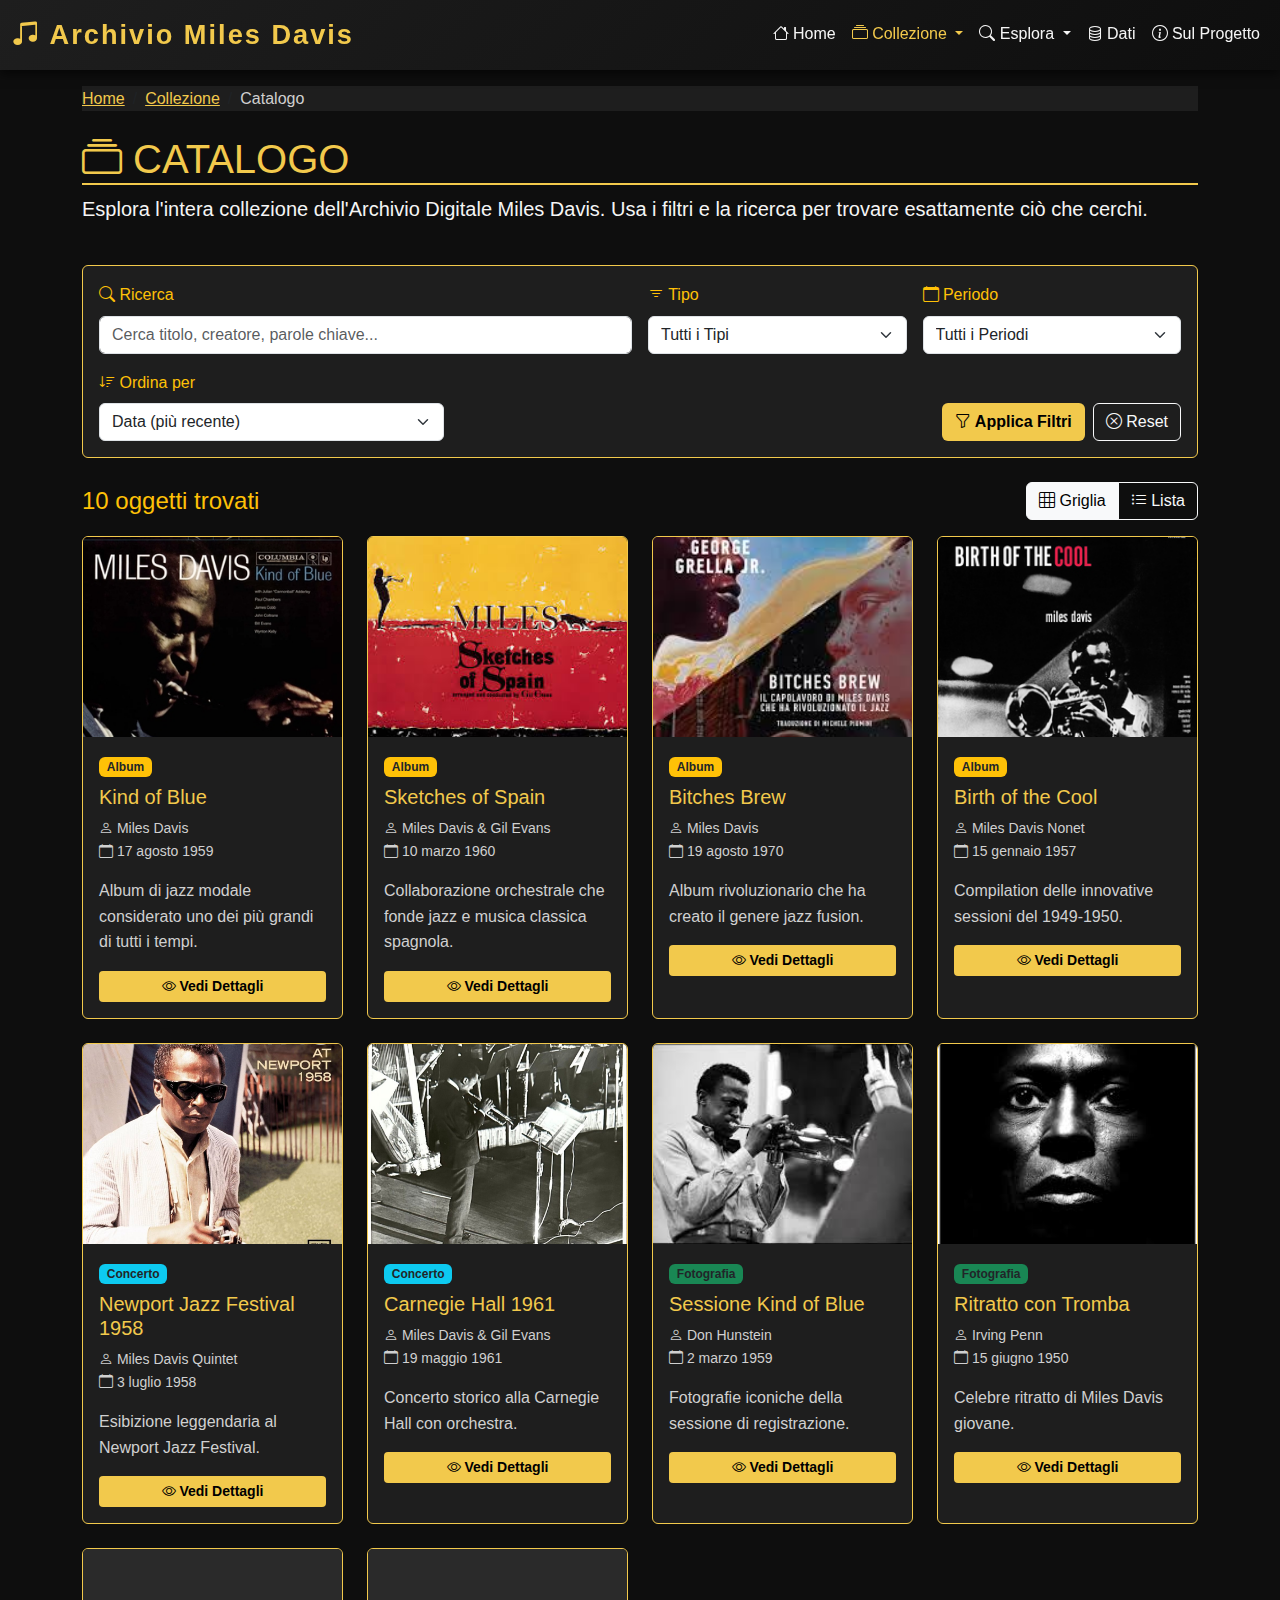
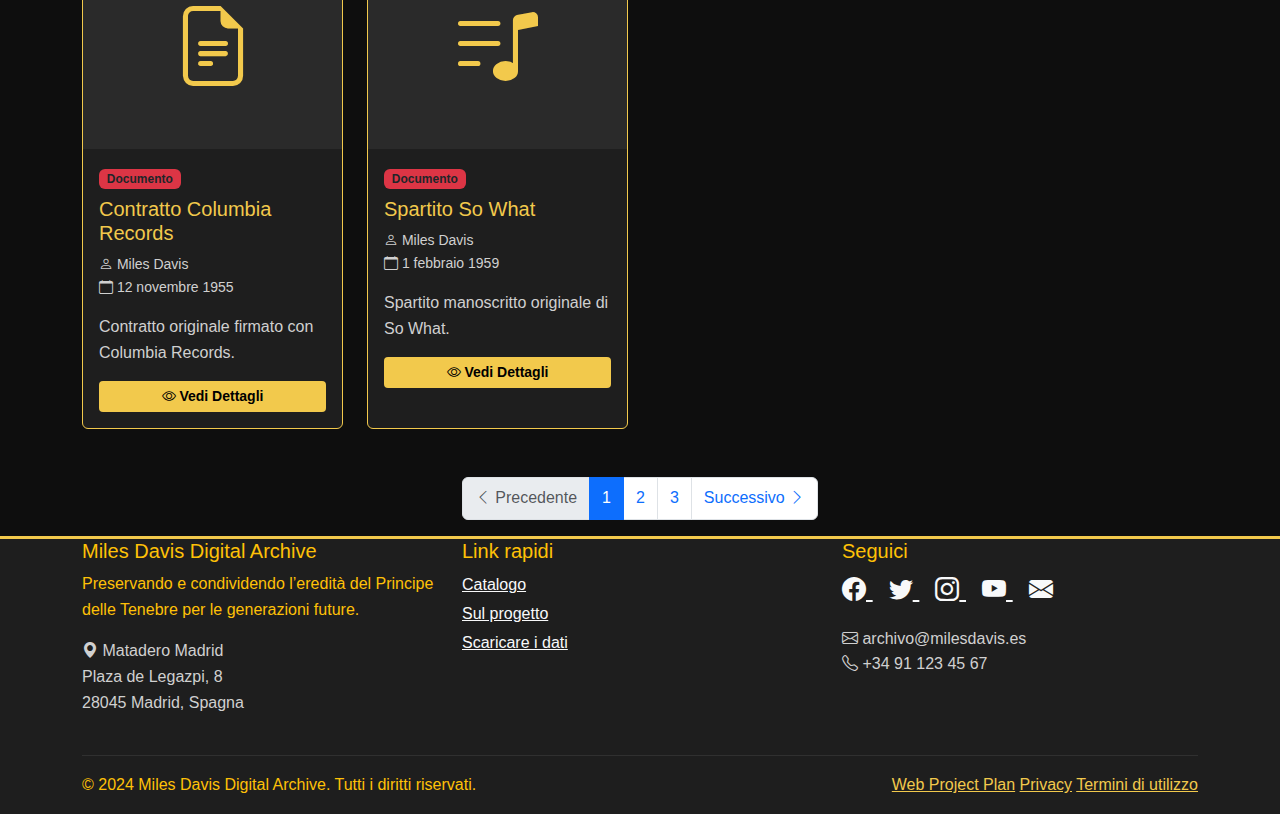
<file: list-item.html>
<!DOCTYPE html>
<html lang="it">
<head>
    <meta charset="UTF-8">
    <meta name="viewport" content="width=device-width, initial-scale=1.0">
    <title>Catalogo - Archivio Digitale Miles Davis</title>

    <link href="https://cdn.jsdelivr.net/npm/bootstrap@5.3.2/dist/css/bootstrap.min.css" rel="stylesheet">
    <link rel="stylesheet" href="https://cdn.jsdelivr.net/npm/bootstrap-icons@1.11.1/font/bootstrap-icons.css">
    <link rel="stylesheet" href="css/style.css">
</head>
<body>
    <nav class="navbar navbar-expand-lg navbar-dark sticky-top">
        <div class="container-fluid">
            <a class="navbar-brand" href="index.html">
                <i class="bi bi-music-note-beamed"></i> Archivio Miles Davis
            </a>
            <button class="navbar-toggler" type="button" data-bs-toggle="collapse" data-bs-target="#navbarNav">
                <span class="navbar-toggler-icon"></span>
            </button>
            <div class="collapse navbar-collapse" id="navbarNav">
                <ul class="navbar-nav ms-auto">
                    <li class="nav-item">
                        <a class="nav-link" href="index.html">
                            <i class="bi bi-house"></i> Home
                        </a>
                    </li>
                    <li class="nav-item dropdown">
                        <a class="nav-link dropdown-toggle active" href="#" role="button" data-bs-toggle="dropdown">
                            <i class="bi bi-collection"></i> Collezione
                        </a>
                        <ul class="dropdown-menu">
                            <li><a class="dropdown-item" href="list-item.html">Catalogo</a></li>
                          
                        </ul>
                    </li>
                      <li class="nav-item dropdown">
                        <a class="nav-link dropdown-toggle" href="#" role="button" data-bs-toggle="dropdown">
                            <i class="bi bi-search"></i> Esplora
                        </a>
                        <ul class="dropdown-menu">
                            <li><a class="dropdown-item" href="index.html#timeline">Linea Temporale</a></li>
                            <li><a class="dropdown-item" href="index.html#faq">Domande Frequenti</a></li>
                            <li><a class="dropdown-item" href="index.html#contenuto">Contenuto de la Colezione</a></li>
                            <li><a class="dropdown-item" href="index.html#map">Mappa</a></li>
                        </ul>
                    </li>
                    <li class="nav-item">
                        <a class="nav-link" href="data.html">
                            <i class="bi bi-database"></i> Dati
                        </a>
                    </li>
                    <li class="nav-item">
                        <a class="nav-link" href="wpp.html">
                            <i class="bi bi-info-circle"></i> Sul Progetto
                        </a>
                    </li>
                </ul>
            </div>
        </div>
    </nav>

    <div class="container mt-3">
        <nav aria-label="breadcrumb">
            <ol class="breadcrumb">
                <li class="breadcrumb-item"><a href="index.html">Home</a></li>
                <li class="breadcrumb-item"><a href="#">Collezione</a></li>
                <li class="breadcrumb-item active" aria-current="page">Catalogo</li>
            </ol>
        </nav>
    </div>

    <div class="container mt-4">
        <div class="row">
            <div class="col-12">
                <h1 class="section-header"><i class="bi bi-collection"></i> Catalogo</h1>
                <p class="lead">Esplora l'intera collezione dell'Archivio Digitale Miles Davis. Usa i filtri e la ricerca per trovare esattamente ciò che cerchi.</p>
            </div>
        </div>
    </div>

    <div class="container mt-4">
        <div class="card">
            <div class="card-body">
                <div class="row g-3">
                    <div class="col-md-6">
                        <label class="form-label text-warning"><i class="bi bi-search"></i> Ricerca</label>
                        <input type="text" class="form-control" id="searchInput" placeholder="Cerca titolo, creatore, parole chiave...">
                    </div>
                    
                    <div class="col-md-3">
                        <label class="form-label text-warning"><i class="bi bi-filter"></i> Tipo</label>
                        <select class="form-select" id="filterType">
                            <option value="all">Tutti i Tipi</option>
                            <option value="Sound">Album (Sound)</option>
                            <option value="Event">Concerti (Event)</option>
                            <option value="Image">Fotografie (Image)</option>
                            <option value="Text">Documenti (Text)</option>
                        </select>
                    </div>
                    
                    <div class="col-md-3">
                        <label class="form-label text-warning"><i class="bi bi-calendar"></i> Periodo</label>
                        <select class="form-select" id="filterPeriod">
                            <option value="all">Tutti i Periodi</option>
                            <option value="1940s">1940-1949 (Bebop)</option>
                            <option value="1950s">1950-1959 (Cool Jazz)</option>
                            <option value="1960s">1960-1969 (Modal)</option>
                            <option value="1970s">1970-1979 (Fusion)</option>
                            <option value="1980s">1980-1989 (Pop-Jazz)</option>
                            <option value="1990s">1990-1999 (Legacy)</option>
                        </select>
                    </div>
                </div>
                
                <div class="row mt-3">
                    <div class="col-md-4">
                        <label class="form-label text-warning"><i class="bi bi-sort-down"></i> Ordina per</label>
                        <select class="form-select" id="sortBy">
                            <option value="date-desc">Data (più recente)</option>
                            <option value="date-asc">Data (più vecchio)</option>
                            <option value="title-asc">Titolo (A-Z)</option>
                            <option value="title-desc">Titolo (Z-A)</option>
                        </select>
                    </div>
                    <div class="col-md-8 d-flex align-items-end justify-content-end">
                        <button class="btn btn-custom me-2" onclick="applyFilters()">
                            <i class="bi bi-funnel"></i> Applica Filtri
                        </button>
                        <button class="btn btn-outline-light" onclick="resetFilters()">
                            <i class="bi bi-x-circle"></i> Reset
                        </button>
                    </div>
                </div>
            </div>
        </div>
    </div>

    <div class="container mt-4">
        <div class="row">
            <div class="col-12">
                <div class="d-flex justify-content-between align-items-center mb-3">
                    <h4 class="text-warning mb-0">
                        <span id="resultCount">10</span> oggetti trovati
                    </h4>
                    <div class="btn-group" role="group">
                        <button type="button" class="btn btn-outline-light active" id="gridView">
                            <i class="bi bi-grid-3x3"></i> Griglia
                        </button>
                        <button type="button" class="btn btn-outline-light" id="listView">
                            <i class="bi bi-list-ul"></i> Lista
                        </button>
                    </div>
                </div>
            </div>
        </div>

        <div class="row g-4" id="catalogGrid">
      
            <div class="col-md-4 col-lg-3 catalog-item" data-type="Sound" data-date="1959">
                <div class="card h-100">
                    <img src="imagenes/kindofblue.jpg" class="card-img-top" alt="Kind of Blue" style="height: 200px; object-fit: cover;">
                    <div class="card-body">
                        <span class="badge bg-warning text-dark mb-2">Album</span>
                        <h5 class="card-title">Kind of Blue</h5>
                        <p class="card-text text-muted small">
                            <i class="bi bi-person"></i> Miles Davis<br>
                            <i class="bi bi-calendar"></i> 17 agosto 1959
                        </p>
                        <p class="card-text">Album di jazz modale considerato uno dei più grandi di tutti i tempi.</p>
                        <a href="item.html" class="btn btn-custom btn-sm w-100">
                            <i class="bi bi-eye"></i> Vedi Dettagli
                        </a>
                    </div>
                </div>
            </div>

     
            <div class="col-md-4 col-lg-3 catalog-item" data-type="Sound" data-date="1960">
                <div class="card h-100">
                    <img src="imagenes/sketchesofspain.jpg" class="card-img-top" alt="Sketches of Spain" style="height: 200px; object-fit: cover;">
                    <div class="card-body">
                        <span class="badge bg-warning text-dark mb-2">Album</span>
                        <h5 class="card-title">Sketches of Spain</h5>
                        <p class="card-text text-muted small">
                            <i class="bi bi-person"></i> Miles Davis & Gil Evans<br>
                            <i class="bi bi-calendar"></i> 10 marzo 1960
                        </p>
                        <p class="card-text">Collaborazione orchestrale che fonde jazz e musica classica spagnola.</p>
                        <a href="item_sketches.html" class="btn btn-custom btn-sm w-100">
                            <i class="bi bi-eye"></i> Vedi Dettagli
                        </a>
                    </div>
                </div>
            </div>

      
            <div class="col-md-4 col-lg-3 catalog-item" data-type="Sound" data-date="1970">
                <div class="card h-100">
                    <img src="imagenes/bitchesbrew.jpg" class="card-img-top" alt="Bitches Brew" style="height: 200px; object-fit: cover;">
                    <div class="card-body">
                        <span class="badge bg-warning text-dark mb-2">Album</span>
                        <h5 class="card-title">Bitches Brew</h5>
                        <p class="card-text text-muted small">
                            <i class="bi bi-person"></i> Miles Davis<br>
                            <i class="bi bi-calendar"></i> 19 agosto 1970
                        </p>
                        <p class="card-text">Album rivoluzionario che ha creato il genere jazz fusion.</p>
                        <a href="item_bitches.html" class="btn btn-custom btn-sm w-100">
                            <i class="bi bi-eye"></i> Vedi Dettagli
                        </a>
                    </div>
                </div>
            </div>

       
            <div class="col-md-4 col-lg-3 catalog-item" data-type="Sound" data-date="1957">
                <div class="card h-100">
                    <img src="imagenes/birthcool.jpg" class="card-img-top" alt="Birth of the Cool" style="height: 200px; object-fit: cover;">
                    <div class="card-body">
                        <span class="badge bg-warning text-dark mb-2">Album</span>
                        <h5 class="card-title">Birth of the Cool</h5>
                        <p class="card-text text-muted small">
                            <i class="bi bi-person"></i> Miles Davis Nonet<br>
                            <i class="bi bi-calendar"></i> 15 gennaio 1957
                        </p>
                        <p class="card-text">Compilation delle innovative sessioni del 1949-1950.</p>
                        <a href="item_birth.html" class="btn btn-custom btn-sm w-100">
                            <i class="bi bi-eye"></i> Vedi Dettagli
                        </a>
                    </div>
                </div>
            </div>

        
            <div class="col-md-4 col-lg-3 catalog-item" data-type="Event" data-date="1958">
                <div class="card h-100">
                    <img src="imagenes/newport1958.jpg" class="card-img-top" alt="Newport Jazz Festival" style="height: 200px; object-fit: cover;">
                    <div class="card-body">
                        <span class="badge bg-info text-dark mb-2">Concerto</span>
                        <h5 class="card-title">Newport Jazz Festival 1958</h5>
                        <p class="card-text text-muted small">
                            <i class="bi bi-person"></i> Miles Davis Quintet<br>
                            <i class="bi bi-calendar"></i> 3 luglio 1958
                        </p>
                        <p class="card-text">Esibizione leggendaria al Newport Jazz Festival.</p>
                        <a href="item_newport.html" class="btn btn-custom btn-sm w-100">
                            <i class="bi bi-eye"></i> Vedi Dettagli
                        </a>
                    </div>
                </div>
            </div>

       
            <div class="col-md-4 col-lg-3 catalog-item" data-type="Event" data-date="1961">
                <div class="card h-100">
                    <img src="imagenes/carnegie1961.jpg" class="card-img-top" alt="Carnegie Hall" style="height: 200px; object-fit: cover;">
                    <div class="card-body">
                        <span class="badge bg-info text-dark mb-2">Concerto</span>
                        <h5 class="card-title">Carnegie Hall 1961</h5>
                        <p class="card-text text-muted small">
                            <i class="bi bi-person"></i> Miles Davis & Gil Evans<br>
                            <i class="bi bi-calendar"></i> 19 maggio 1961
                        </p>
                        <p class="card-text">Concerto storico alla Carnegie Hall con orchestra.</p>
                        <a href="item_carnegie.html" class="btn btn-custom btn-sm w-100">
                            <i class="bi bi-eye"></i> Vedi Dettagli
                        </a>
                    </div>
                </div>
            </div>

            <div class="col-md-4 col-lg-3 catalog-item" data-type="Image" data-date="1959">
                <div class="card h-100">
                    <img src="imagenes/hunstein_kindofblue.jpg" class="card-img-top" alt="Sessione Kind of Blue" style="height: 200px; object-fit: cover;">
                    <div class="card-body">
                        <span class="badge bg-success text-dark mb-2">Fotografia</span>
                        <h5 class="card-title">Sessione Kind of Blue</h5>
                        <p class="card-text text-muted small">
                            <i class="bi bi-person"></i> Don Hunstein<br>
                            <i class="bi bi-calendar"></i> 2 marzo 1959
                        </p>
                        <p class="card-text">Fotografie iconiche della sessione di registrazione.</p>
                        <a href="item_photo_kob.html" class="btn btn-custom btn-sm w-100">
                            <i class="bi bi-eye"></i> Vedi Dettagli
                        </a>
                    </div>
                </div>
            </div>

            <div class="col-md-4 col-lg-3 catalog-item" data-type="Image" data-date="1950">
                <div class="card h-100">
                    <img src="imagenes/penn_portrait.jpg" class="card-img-top" alt="Ritratto Miles Davis" style="height: 200px; object-fit: cover;">
                    <div class="card-body">
                        <span class="badge bg-success text-dark mb-2">Fotografia</span>
                        <h5 class="card-title">Ritratto con Tromba</h5>
                        <p class="card-text text-muted small">
                            <i class="bi bi-person"></i> Irving Penn<br>
                            <i class="bi bi-calendar"></i> 15 giugno 1950
                        </p>
                        <p class="card-text">Celebre ritratto di Miles Davis giovane.</p>
                        <a href="item_photo_penn.html" class="btn btn-custom btn-sm w-100">
                            <i class="bi bi-eye"></i> Vedi Dettagli
                        </a>
                    </div>
                </div>
            </div>

            <div class="col-md-4 col-lg-3 catalog-item" data-type="Text" data-date="1955">
                <div class="card h-100">
                    <div class="card-img-top d-flex align-items-center justify-content-center" style="height: 200px; background-color: var(--tertiary-color);">
                        <i class="bi bi-file-earmark-text" style="font-size: 5rem; color: var(--accent-color);"></i>
                    </div>
                    <div class="card-body">
                        <span class="badge bg-danger text-dark mb-2">Documento</span>
                        <h5 class="card-title">Contratto Columbia Records</h5>
                        <p class="card-text text-muted small">
                            <i class="bi bi-person"></i> Miles Davis<br>
                            <i class="bi bi-calendar"></i> 12 novembre 1955
                        </p>
                        <p class="card-text">Contratto originale firmato con Columbia Records.</p>
                        <a href="item_contract.html" class="btn btn-custom btn-sm w-100">
                            <i class="bi bi-eye"></i> Vedi Dettagli
                        </a>
                    </div>
                </div>
            </div>

            <div class="col-md-4 col-lg-3 catalog-item" data-type="Text" data-date="1959">
                <div class="card h-100">
                    <div class="card-img-top d-flex align-items-center justify-content-center" style="height: 200px; background-color: var(--tertiary-color);">
                        <i class="bi bi-music-note-list" style="font-size: 5rem; color: var(--accent-color);"></i>
                    </div>
                    <div class="card-body">
                        <span class="badge bg-danger text-dark mb-2">Documento</span>
                        <h5 class="card-title">Spartito So What</h5>
                        <p class="card-text text-muted small">
                            <i class="bi bi-person"></i> Miles Davis<br>
                            <i class="bi bi-calendar"></i> 1 febbraio 1959
                        </p>
                        <p class="card-text">Spartito manoscritto originale di So What.</p>
                        <a href="item_sowhat.html" class="btn btn-custom btn-sm w-100">
                            <i class="bi bi-eye"></i> Vedi Dettagli
                        </a>
                    </div>
                </div>
            </div>
        </div>

      
        <nav aria-label="Navigazione pagine" class="mt-5">
            <ul class="pagination justify-content-center">
                <li class="page-item disabled">
                    <a class="page-link" href="#" tabindex="-1">
                        <i class="bi bi-chevron-left"></i> Precedente
                    </a>
                </li>
                <li class="page-item active"><a class="page-link" href="#">1</a></li>
                <li class="page-item"><a class="page-link" href="#">2</a></li>
                <li class="page-item"><a class="page-link" href="#">3</a></li>
                <li class="page-item">
                    <a class="page-link" href="#">
                        Successivo <i class="bi bi-chevron-right"></i>
                    </a>
                </li>
            </ul>
        </nav>
    </div>



<footer class="footer">
    <div class="container">
        <div class="row">
            <div class="col-md-4 mb-4">
                <h5 class="text-warning">Miles Davis Digital Archive</h5>
                <p class="text-warning">
                    Preservando e condividendo l’eredità del Principe delle Tenebre per le generazioni future.
                </p>
                <p class="card-text">
                    <i class="bi bi-geo-alt-fill"></i> Matadero Madrid<br>
                    Plaza de Legazpi, 8<br>
                    28045 Madrid, Spagna
                </p>
            </div>

            <div class="col-md-4 mb-4">
                <h5 class="text-warning">Link rapidi</h5>
                <ul class="list-unstyled">
                    <li><a href="list-item.html" class="text-light">Catalogo</a></li>
                    <li><a href="wpp.html" class="text-light">Sul progetto</a></li>
                    <li><a href="data.html" class="text-light">Scaricare i dati</a></li>
                </ul>
            </div>

            <div class="col-md-4 mb-4">
                <h5 class="text-warning">Seguici</h5>
                <div class="social-icons mb-3">
                    <a href="https://facebook.com/milesdavisarchive" target="_blank" class="text-light me-3" style="font-size: 1.5rem;">
                        <i class="bi bi-facebook"></i>
                    </a>
                    <a href="https://twitter.com/milesdavisarch" target="_blank" class="text-light me-3" style="font-size: 1.5rem;">
                        <i class="bi bi-twitter"></i>
                    </a>
                    <a href="https://instagram.com/milesdavisarchive" target="_blank" class="text-light me-3" style="font-size: 1.5rem;">
                        <i class="bi bi-instagram"></i>
                    </a>
                    <a href="https://youtube.com/milesdavisarchive" target="_blank" class="text-light me-3" style="font-size: 1.5rem;">
                        <i class="bi bi-youtube"></i>
                    </a>
                    <a href="mailto:archivo@milesdavis.es" class="text-light" style="font-size: 1.5rem;">
                        <i class="bi bi-envelope-fill"></i>
                    </a>
                </div>
                <p class="card-text">
                    <i class="bi bi-envelope"></i> archivo@milesdavis.es<br>
                    <i class="bi bi-telephone"></i> +34 91 123 45 67
                </p>
            </div>
        </div>

        <hr style="border-color: #666666;">

        <div class="row">
            <div class="col-md-6 text-center text-md-start">
                <p class="text-warning">
                    &copy; 2024 Miles Davis Digital Archive. Tutti i diritti riservati.
                </p>
            </div>
            <div class="col-md-6 text-center text-md-end meta-nav">
                <a href="wpp.html">Web Project Plan</a>
                <a href="privacidad.html">Privacy</a>
                <a href="terminos.html">Termini di utilizzo</a>
            </div>
        </div>
    </div>
</footer>


    <script src="https://cdn.jsdelivr.net/npm/bootstrap@5.3.2/dist/js/bootstrap.bundle.min.js"></script>

    <script src="js/main.js"></script>
</body>
</html>
</file>
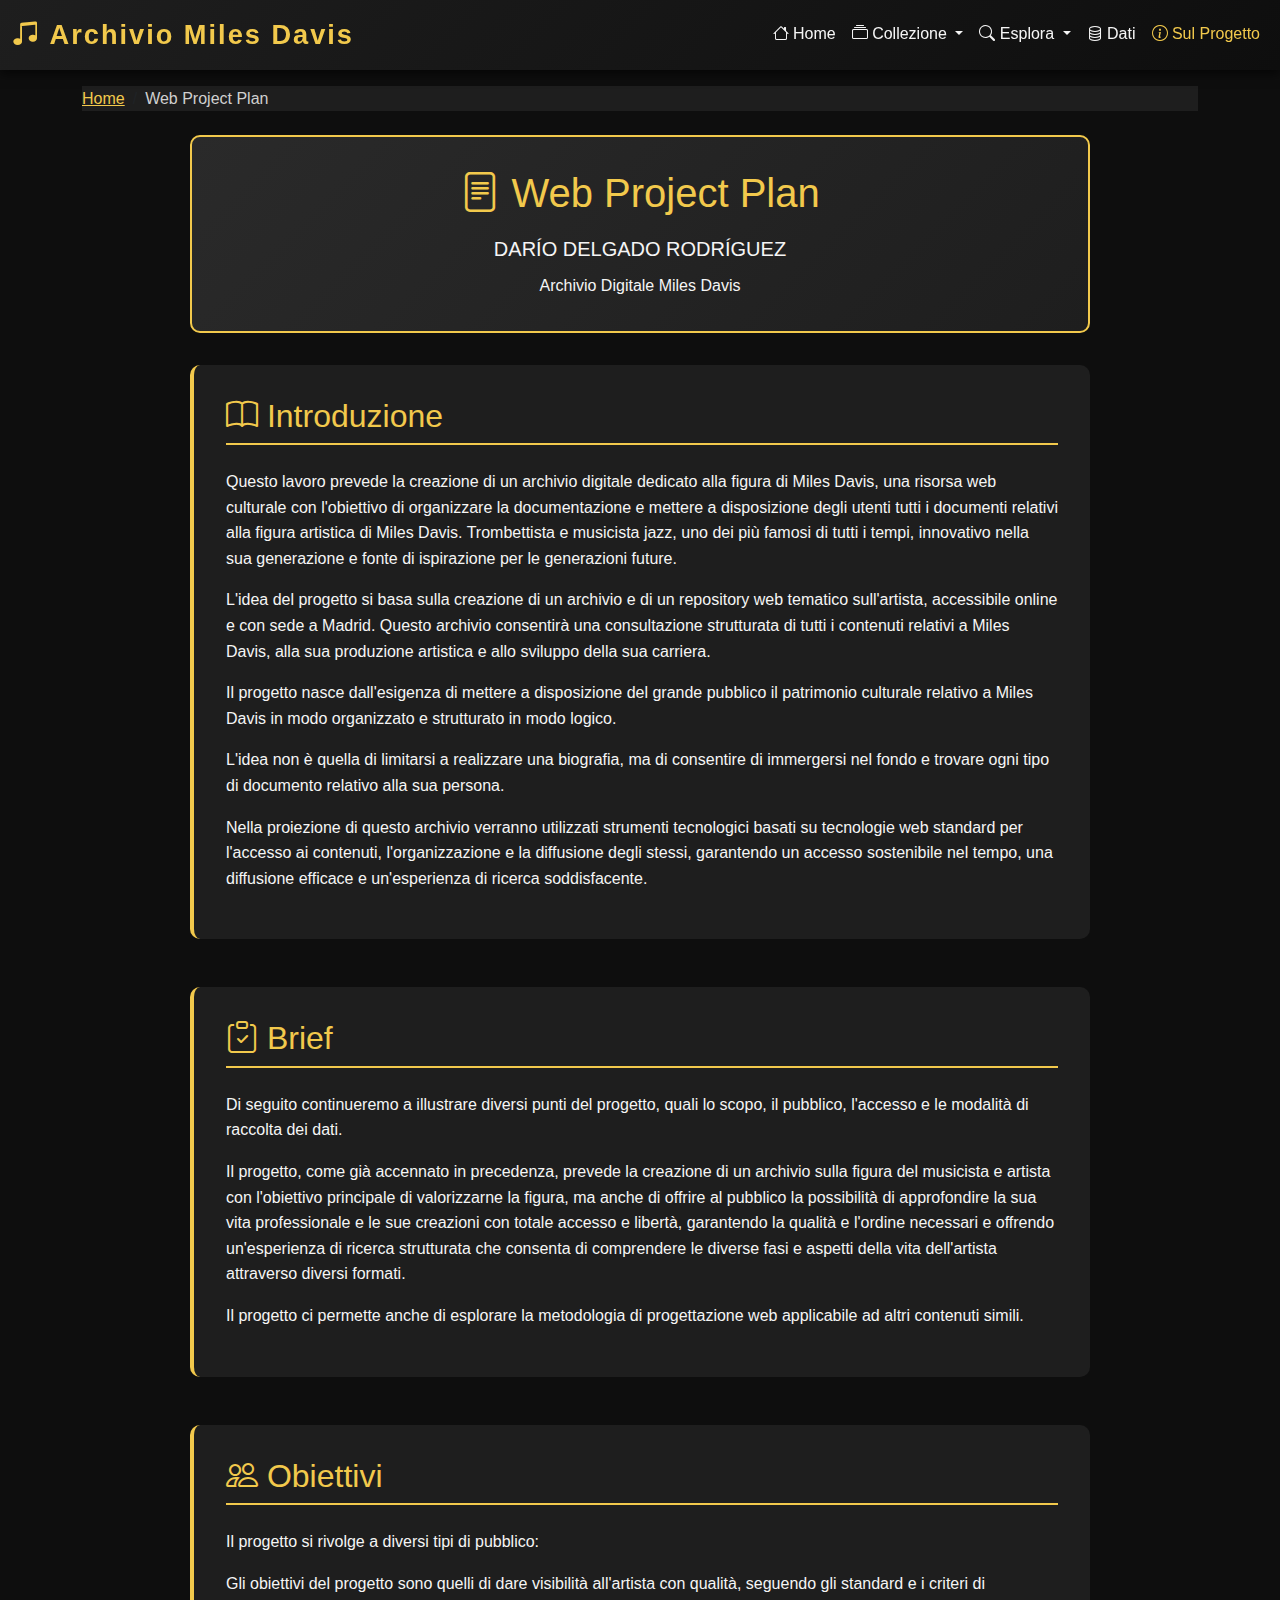
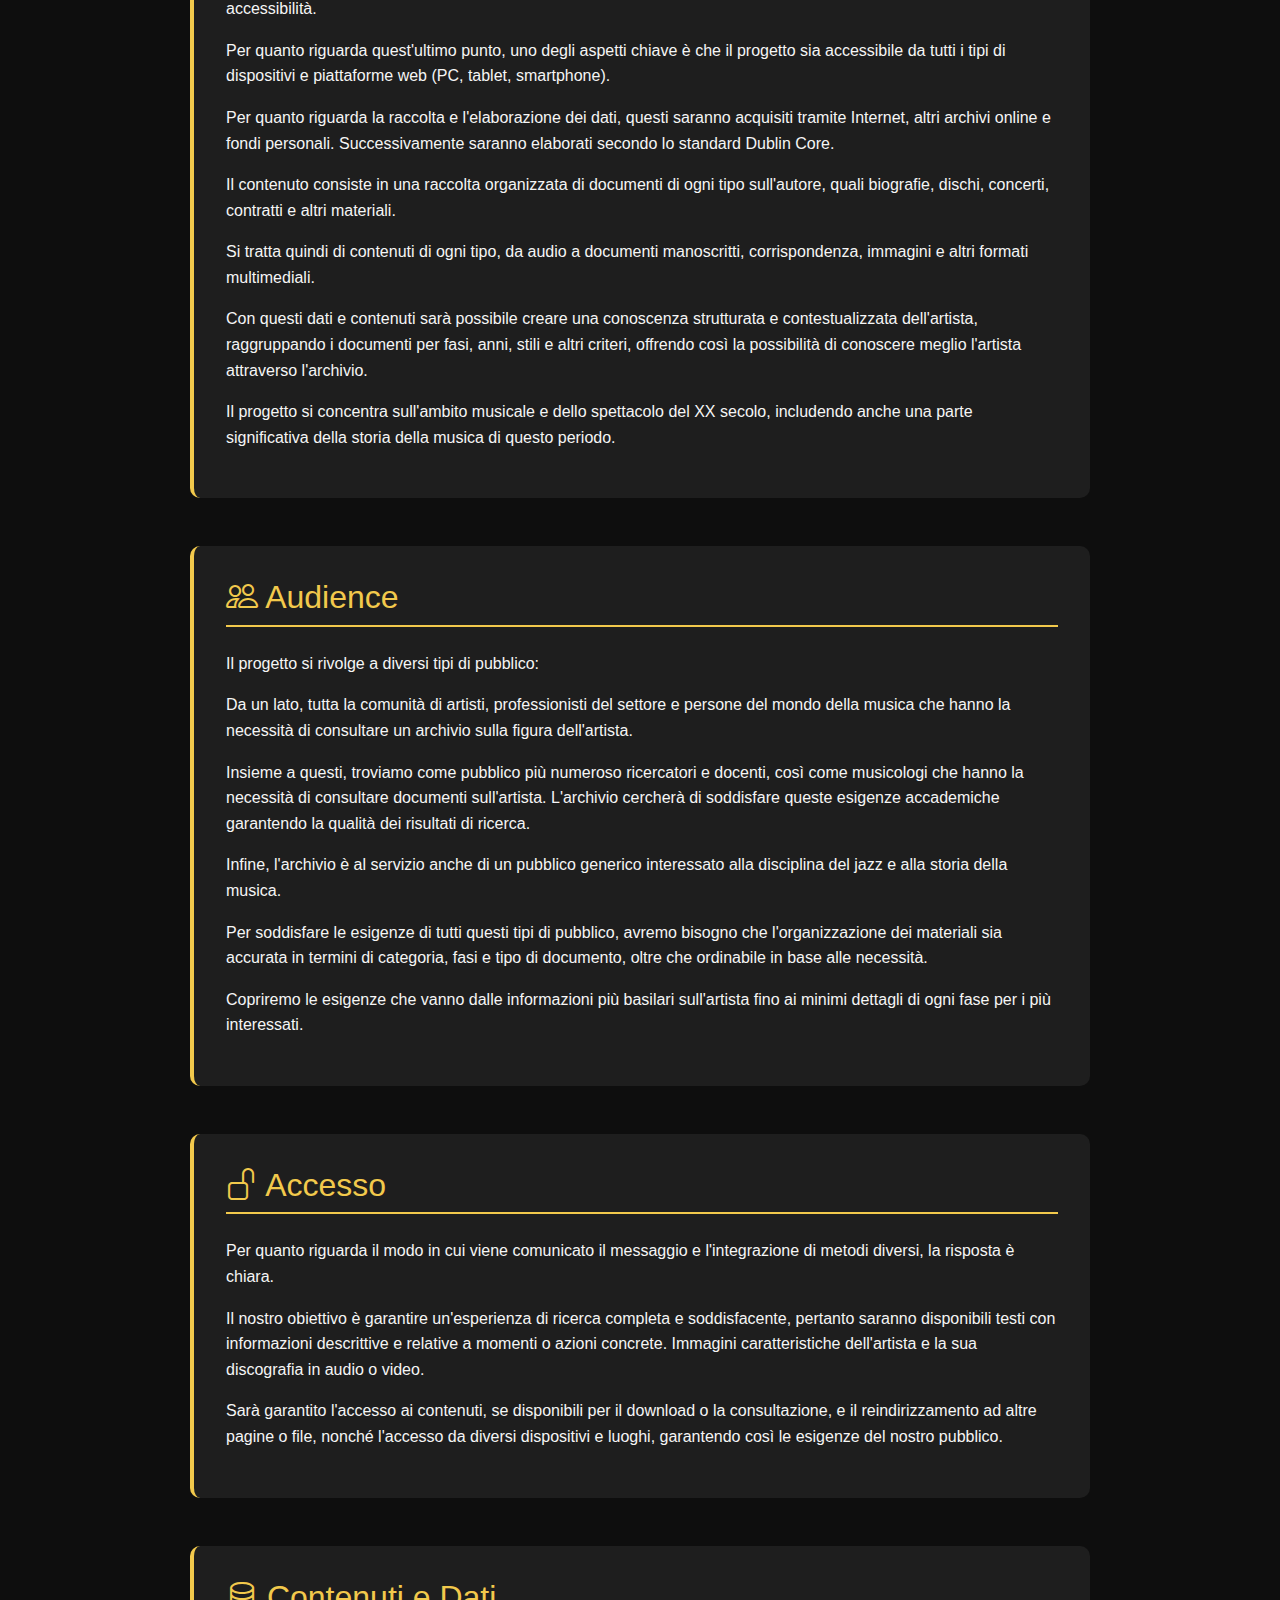
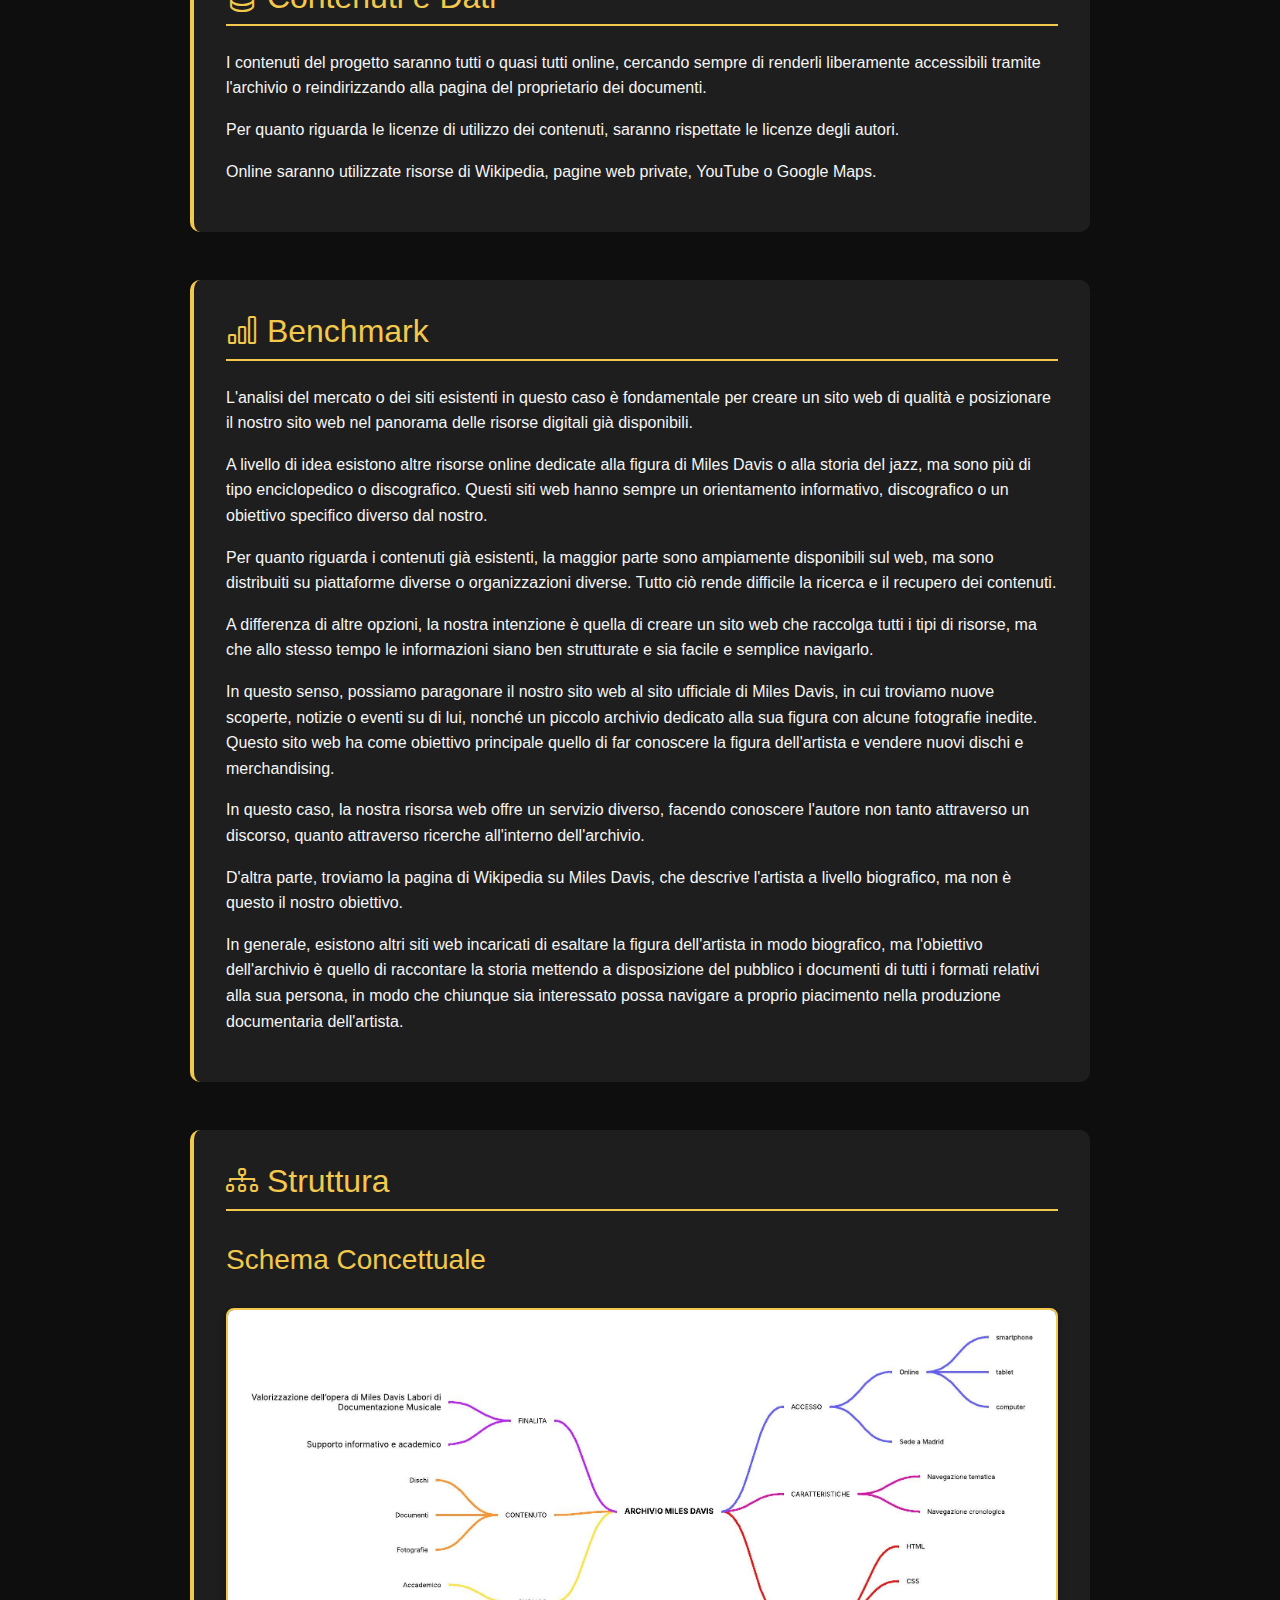
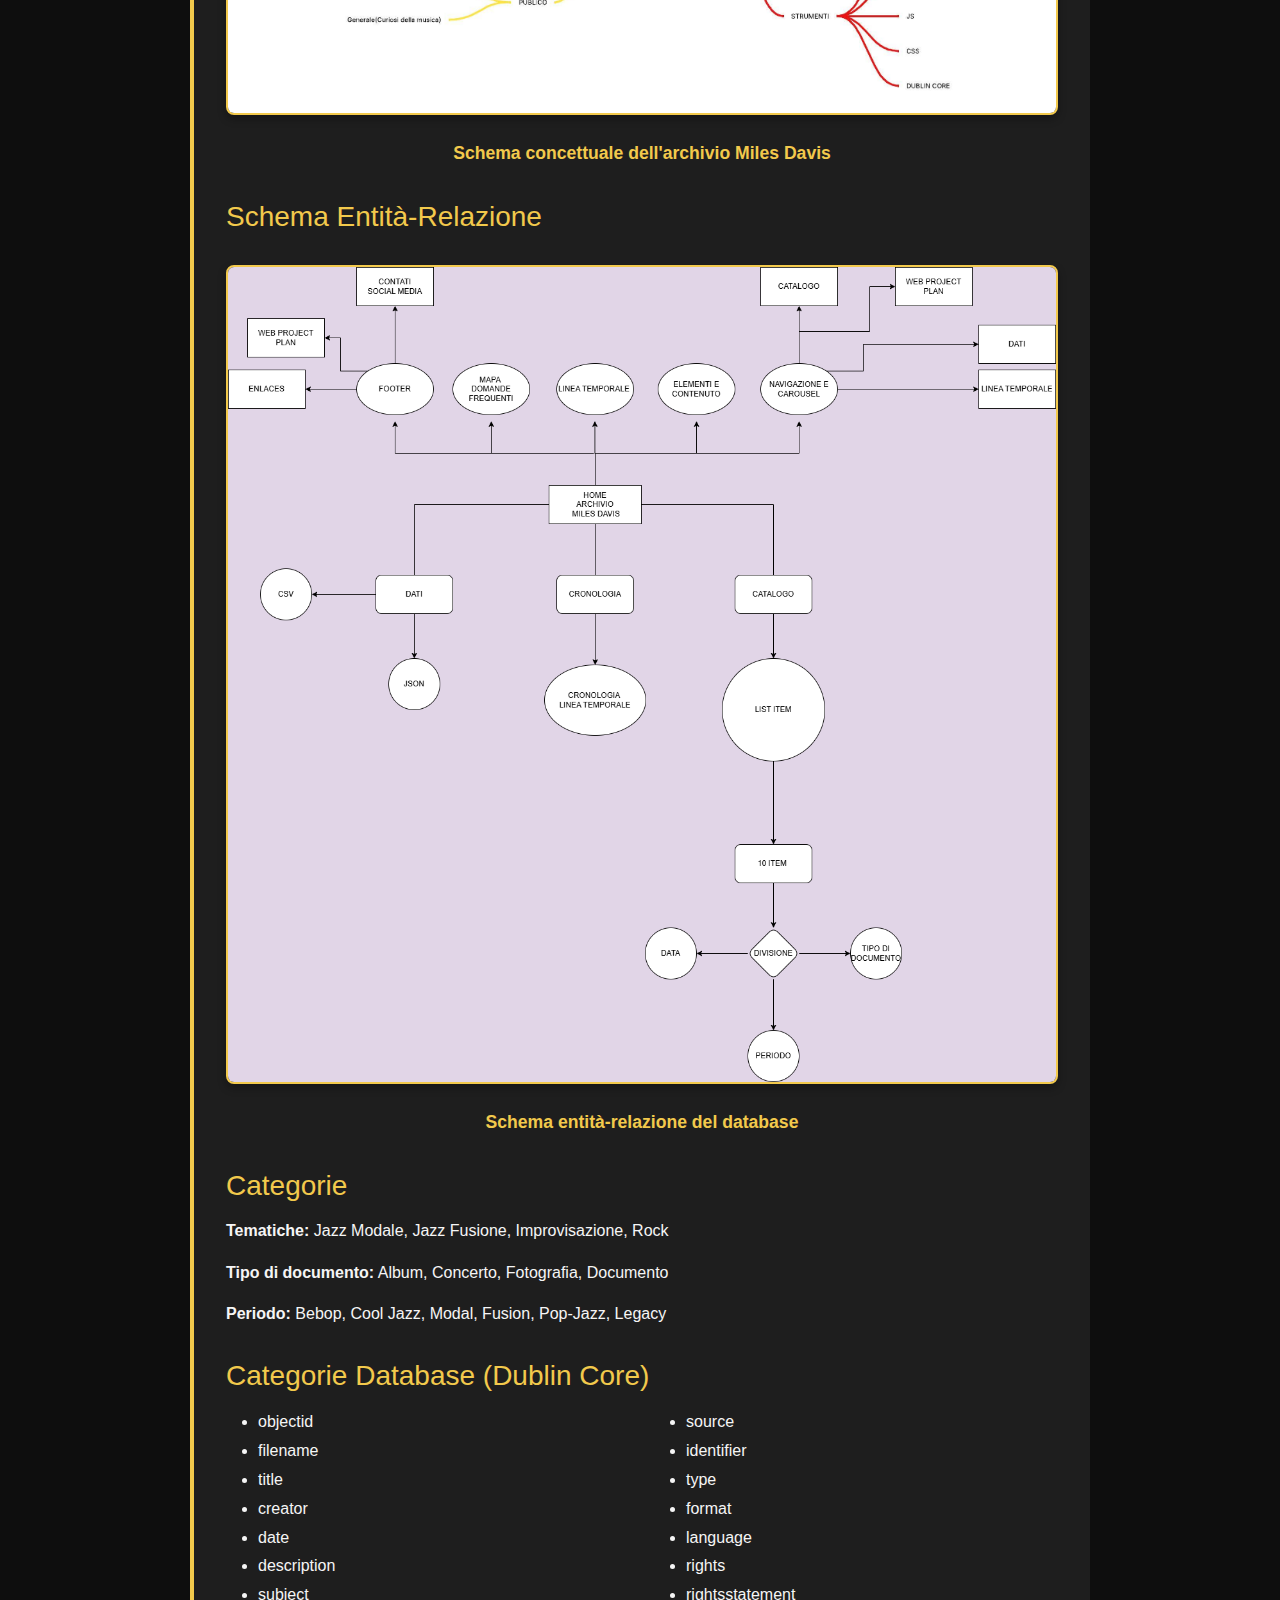
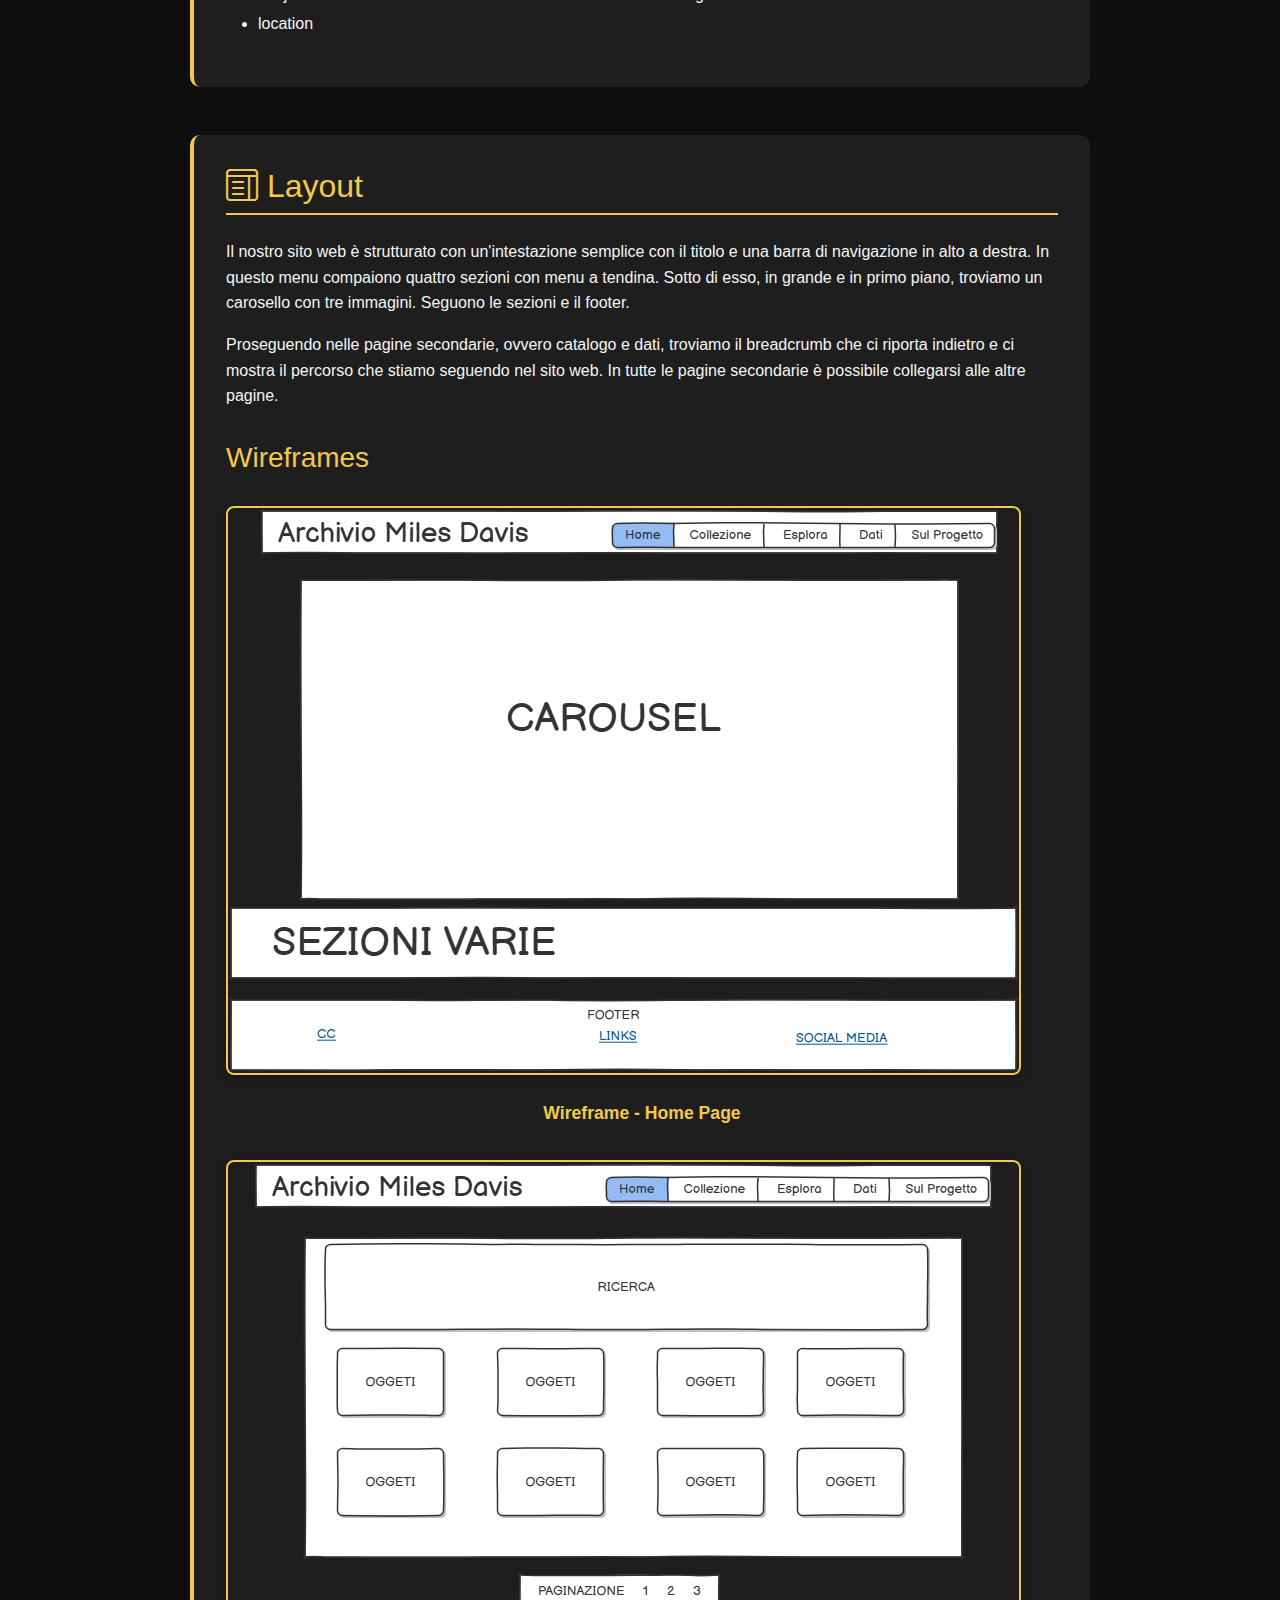
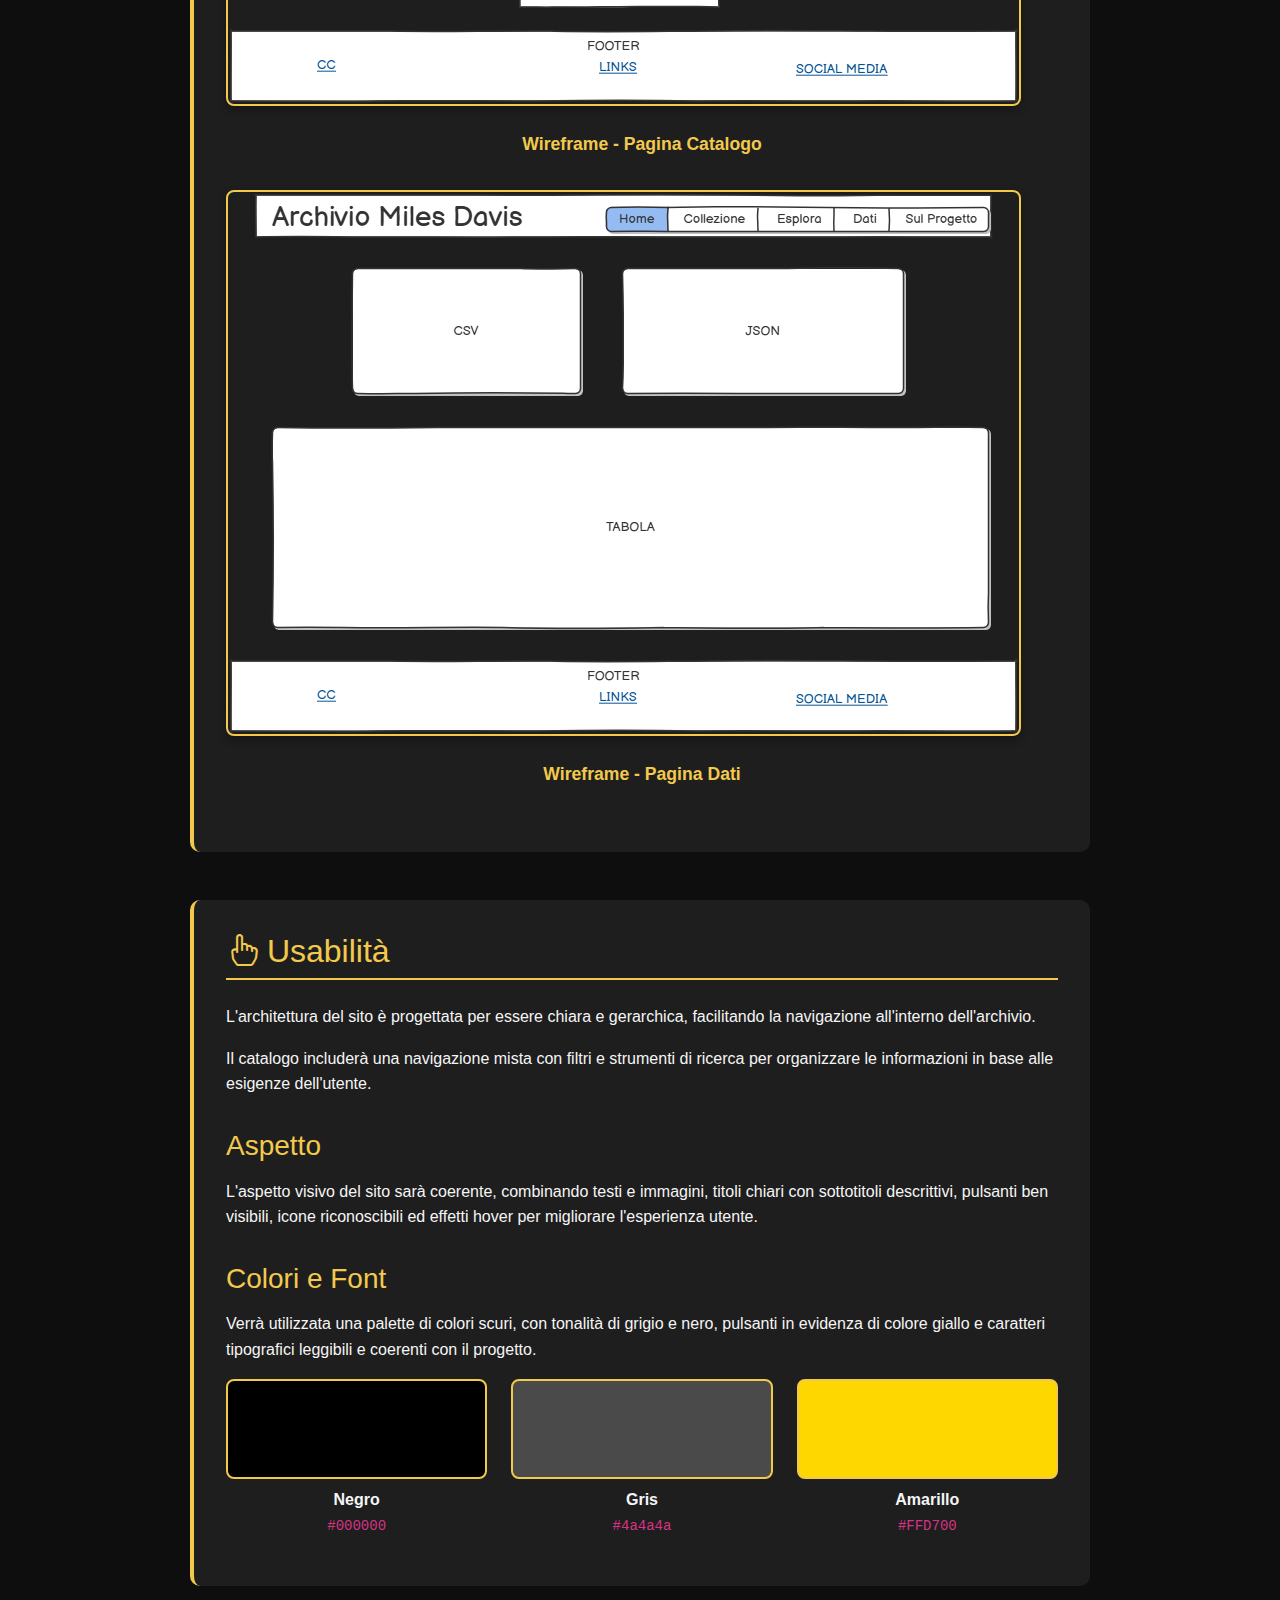
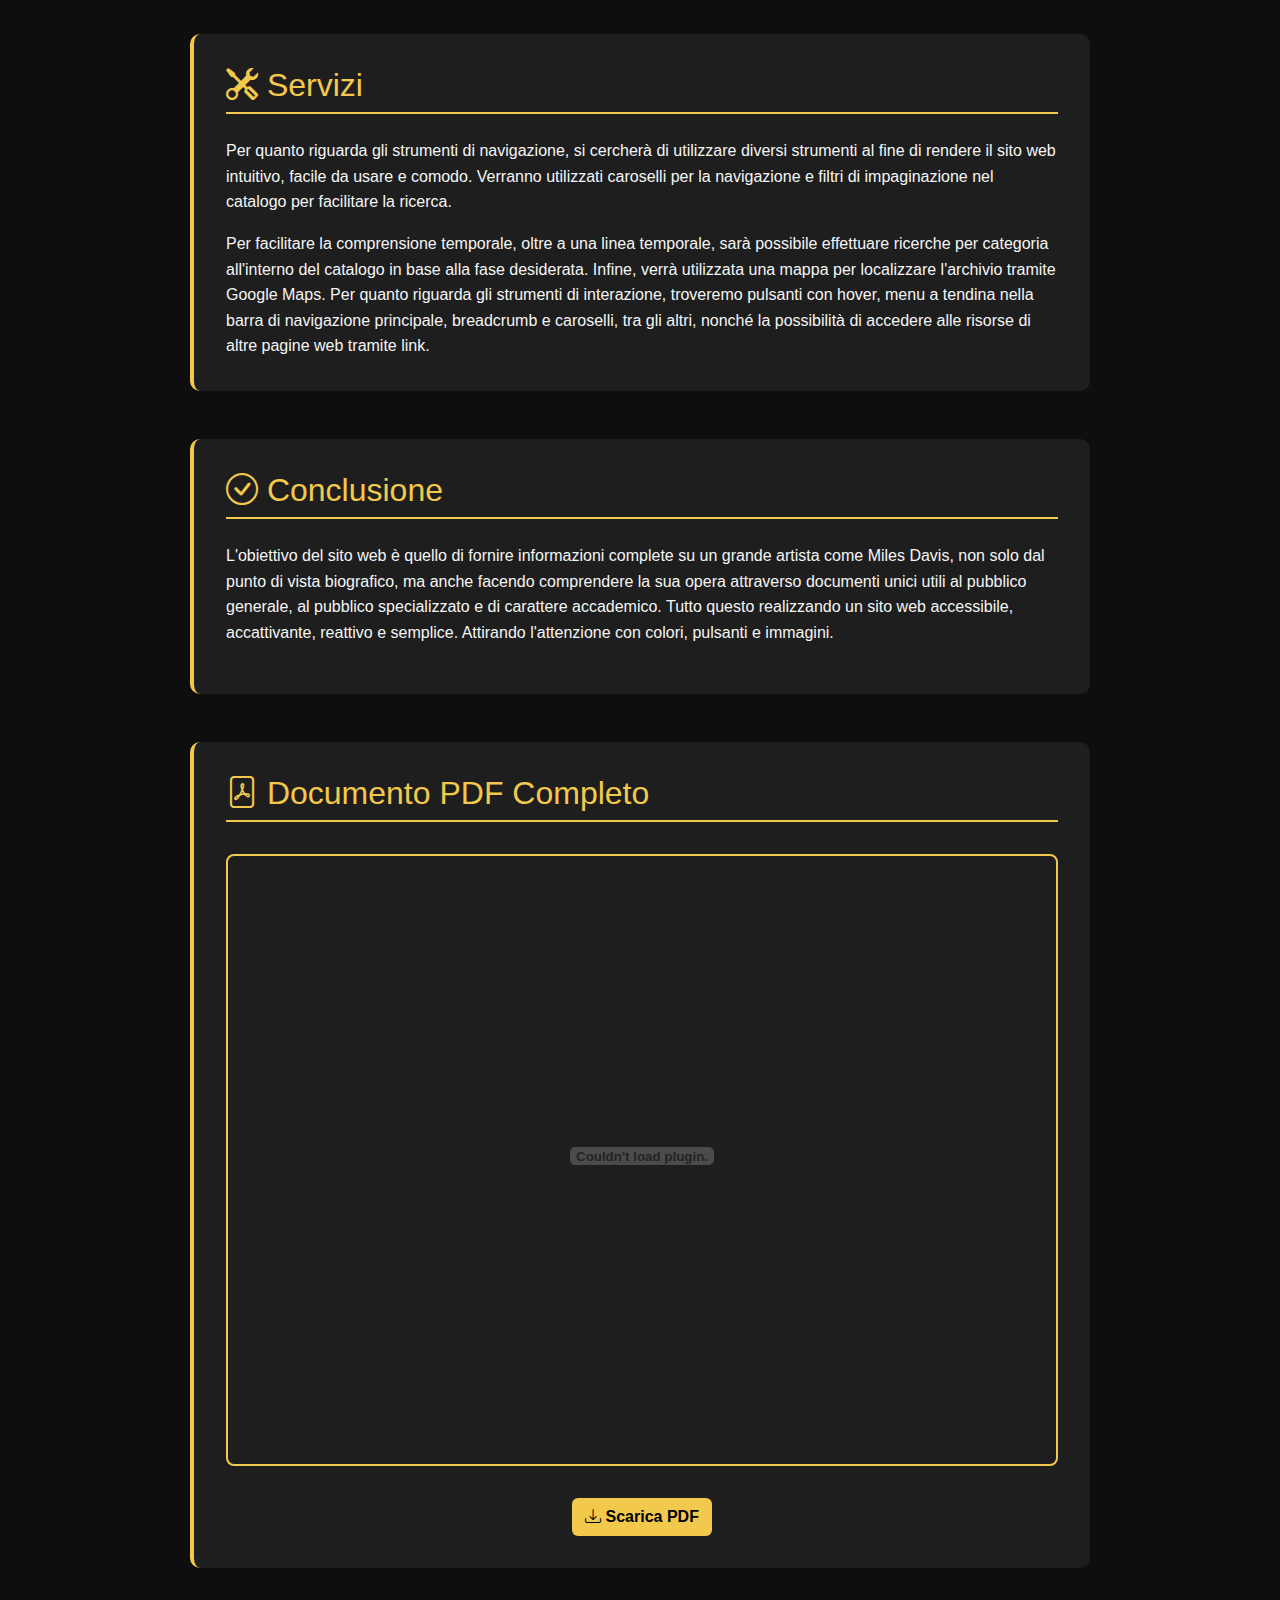
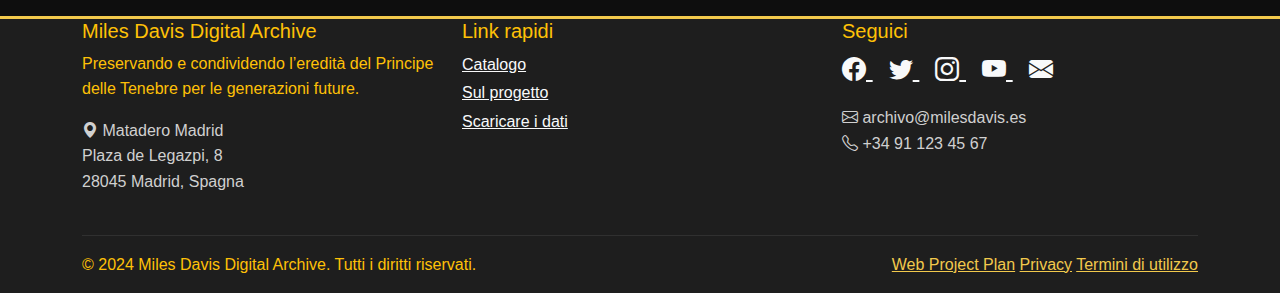
<file: wpp.html>
<!DOCTYPE html>
<html lang="it">
<head>
    <meta charset="UTF-8">
    <meta name="viewport" content="width=device-width, initial-scale=1.0">
    <title>WPP - Archivio Digitale Miles Davis</title>
    

    <link href="https://cdn.jsdelivr.net/npm/bootstrap@5.3.2/dist/css/bootstrap.min.css" rel="stylesheet">

    <link rel="stylesheet" href="https://cdn.jsdelivr.net/npm/bootstrap-icons@1.11.1/font/bootstrap-icons.css">
 
    <link rel="stylesheet" href="css/style.css">
    


</head>
<body>
    <nav class="navbar navbar-expand-lg navbar-dark sticky-top">
        <div class="container-fluid">
            <a class="navbar-brand" href="index.html">
                <i class="bi bi-music-note-beamed"></i> Archivio Miles Davis
            </a>
            <button class="navbar-toggler" type="button" data-bs-toggle="collapse" data-bs-target="#navbarNav">
                <span class="navbar-toggler-icon"></span>
            </button>
            <div class="collapse navbar-collapse" id="navbarNav">
                <ul class="navbar-nav ms-auto">
                    <li class="nav-item">
                        <a class="nav-link" href="index.html">
                            <i class="bi bi-house"></i> Home
                        </a>
                    </li>
                    <li class="nav-item dropdown">
                        <a class="nav-link dropdown-toggle" href="#" role="button" data-bs-toggle="dropdown">
                            <i class="bi bi-collection"></i> Collezione
                        </a>
                        <ul class="dropdown-menu">
                            <li><a class="dropdown-item" href="list-item.html">Catalogo</a></li>
                        </ul>
                    </li>
                      <li class="nav-item dropdown">
                        <a class="nav-link dropdown-toggle" href="#" role="button" data-bs-toggle="dropdown">
                            <i class="bi bi-search"></i> Esplora
                        </a>
                        <ul class="dropdown-menu">
                            <li><a class="dropdown-item" href="index.html#timeline">Linea Temporale</a></li>
                            <li><a class="dropdown-item" href="index.html#faq">Domande Frequenti</a></li>
                            <li><a class="dropdown-item" href="index.html#contenuto">Contenuto de la Colezione</a></li>
                            <li><a class="dropdown-item" href="index.html#map">Mappa</a></li>
                        </ul>
                    </li>
                    <li class="nav-item">
                        <a class="nav-link" href="data.html">
                            <i class="bi bi-database"></i> Dati
                        </a>
                    </li>
                    <li class="nav-item">
                        <a class="nav-link active" href="wpp.html">
                            <i class="bi bi-info-circle"></i> Sul Progetto
                        </a>
                    </li>
                </ul>
            </div>
        </div>
    </nav>

   
    <div class="container mt-3">
        <nav aria-label="breadcrumb">
            <ol class="breadcrumb">
                <li class="breadcrumb-item"><a href="index.html">Home</a></li>
                <li class="breadcrumb-item active" aria-current="page">Web Project Plan</li>
            </ol>
        </nav>
    </div>

  
    <div class="container mt-4 mb-5">
        <div class="wpp-content">
            
            <div class="intro-box">
                <h1><i class="bi bi-file-text"></i> Web Project Plan</h1>
                <p class="lead mb-2"><strong>DARÍO DELGADO RODRÍGUEZ</strong></p>
                <p class="mb-0">Archivio Digitale Miles Davis</p>
            </div>

            <section class="wpp-section">
                <h2><i class="bi bi-book"></i> Introduzione</h2>
                
    <p>
        Questo lavoro prevede la creazione di un archivio digitale dedicato alla figura di Miles Davis,
        una risorsa web culturale con l'obiettivo di organizzare la documentazione e mettere a
        disposizione degli utenti tutti i documenti relativi alla figura artistica di Miles Davis.
        Trombettista e musicista jazz, uno dei più famosi di tutti i tempi, innovativo nella sua
        generazione e fonte di ispirazione per le generazioni future.
    </p>

    <p>
        L'idea del progetto si basa sulla creazione di un archivio e di un repository web tematico
        sull'artista, accessibile online e con sede a Madrid. Questo archivio consentirà una
        consultazione strutturata di tutti i contenuti relativi a Miles Davis, alla sua produzione
        artistica e allo sviluppo della sua carriera.
    </p>

    <p>
        Il progetto nasce dall'esigenza di mettere a disposizione del grande pubblico il patrimonio
        culturale relativo a Miles Davis in modo organizzato e strutturato in modo logico.
    </p>

    <p>
        L'idea non è quella di limitarsi a realizzare una biografia, ma di consentire di immergersi nel
        fondo e trovare ogni tipo di documento relativo alla sua persona.
    </p>

    <p>
        Nella proiezione di questo archivio verranno utilizzati strumenti tecnologici basati su
        tecnologie web standard per l'accesso ai contenuti, l'organizzazione e la diffusione degli
        stessi, garantendo un accesso sostenibile nel tempo, una diffusione efficace e un'esperienza di
        ricerca soddisfacente.
    </p>
            </section>

            
            <section class="wpp-section">
                <h2><i class="bi bi-clipboard-check"></i> Brief</h2>
                 <p>
        Di seguito continueremo a illustrare diversi punti del progetto, quali lo scopo, il pubblico,
        l'accesso e le modalità di raccolta dei dati.
    </p>

    <p>
        Il progetto, come già accennato in precedenza, prevede la creazione di un archivio sulla figura
        del musicista e artista con l'obiettivo principale di valorizzarne la figura, ma anche di offrire
        al pubblico la possibilità di approfondire la sua vita professionale e le sue creazioni con
        totale accesso e libertà, garantendo la qualità e l'ordine necessari e offrendo un'esperienza di
        ricerca strutturata che consenta di comprendere le diverse fasi e aspetti della vita
        dell'artista attraverso diversi formati.
    </p>

    <p>
        Il progetto ci permette anche di esplorare la metodologia di progettazione web applicabile ad
        altri contenuti simili.
    </p>
</section>

            <section class="wpp-section">
                <h2><i class="bi bi-people"></i> Obiettivi</h2>
                <p>Il progetto si rivolge a diversi tipi di pubblico:</p>

    <p>
        Gli obiettivi del progetto sono quelli di dare visibilità all'artista con qualità, seguendo gli
        standard e i criteri di accessibilità.
    </p>

    <p>
        Per quanto riguarda quest'ultimo punto, uno degli aspetti chiave è che il progetto sia
        accessibile da tutti i tipi di dispositivi e piattaforme web (PC, tablet, smartphone).
    </p>


    <p>
        Per quanto riguarda la raccolta e l'elaborazione dei dati, questi saranno acquisiti tramite
        Internet, altri archivi online e fondi personali. Successivamente saranno elaborati secondo lo
        standard Dublin Core.
    </p>

    <p>
        Il contenuto consiste in una raccolta organizzata di documenti di ogni tipo sull'autore, quali
        biografie, dischi, concerti, contratti e altri materiali.
    </p>

    <p>
        Si tratta quindi di contenuti di ogni tipo, da audio a documenti manoscritti, corrispondenza,
        immagini e altri formati multimediali.
    </p>

    <p>
        Con questi dati e contenuti sarà possibile creare una conoscenza strutturata e
        contestualizzata dell'artista, raggruppando i documenti per fasi, anni, stili e altri criteri,
        offrendo così la possibilità di conoscere meglio l'artista attraverso l'archivio.
    </p>

    <p>
        Il progetto si concentra sull'ambito musicale e dello spettacolo del XX secolo, includendo
        anche una parte significativa della storia della musica di questo periodo.
    </p>
            </section>

          
            <section class="wpp-section">
                <h2><i class="bi bi-people"></i> Audience</h2>
                <p>Il progetto si rivolge a diversi tipi di pubblico:</p>
                  
    <p>
        Da un lato, tutta la comunità di artisti, professionisti del settore e persone del mondo della
        musica che hanno la necessità di consultare un archivio sulla figura dell'artista.
    </p>

    <p>
        Insieme a questi, troviamo come pubblico più numeroso ricercatori e docenti, così come
        musicologi che hanno la necessità di consultare documenti sull'artista. L'archivio cercherà di
        soddisfare queste esigenze accademiche garantendo la qualità dei risultati di ricerca.
    </p>

    <p>
        Infine, l'archivio è al servizio anche di un pubblico generico interessato alla disciplina del jazz
        e alla storia della musica.
    </p>

    <p>
        Per soddisfare le esigenze di tutti questi tipi di pubblico, avremo bisogno che
        l'organizzazione dei materiali sia accurata in termini di categoria, fasi e tipo di documento,
        oltre che ordinabile in base alle necessità.
    </p>

    <p>
        Copriremo le esigenze che vanno dalle informazioni più basilari sull'artista fino ai minimi
        dettagli di ogni fase per i più interessati.
    </p>
            </section>

            <section class="wpp-section">
                <h2><i class="bi bi-unlock"></i> Accesso</h2>
                <p>
        Per quanto riguarda il modo in cui viene comunicato il messaggio e l'integrazione di metodi
        diversi, la risposta è chiara.
    </p>

    <p>
        Il nostro obiettivo è garantire un'esperienza di ricerca completa e soddisfacente, pertanto
        saranno disponibili testi con informazioni descrittive e relative a momenti o azioni concrete.
        Immagini caratteristiche dell'artista e la sua discografia in audio o video.
    </p>

    <p>
        Sarà garantito l'accesso ai contenuti, se disponibili per il download o la consultazione, e il
        reindirizzamento ad altre pagine o file, nonché l'accesso da diversi dispositivi e luoghi,
        garantendo così le esigenze del nostro pubblico.
    </p>
            </section>

           
            <section class="wpp-section">
                <h2><i class="bi bi-database"></i> Contenuti e Dati</h2>
                <p>
				I contenuti del progetto saranno tutti o quasi tutti online, cercando sempre di renderli
				liberamente accessibili tramite l'archivio o reindirizzando alla pagina del proprietario dei
				documenti.
				</p>

				<p>
				Per quanto riguarda le licenze di utilizzo dei contenuti, saranno rispettate le licenze degli
				autori.
				</p>

				<p>
				Online saranno utilizzate risorse di Wikipedia, pagine web private, YouTube o Google Maps.
				</p>
            </section>

            <section class="wpp-section">
                <h2><i class="bi bi-bar-chart"></i> Benchmark</h2>
               <p>
        L'analisi del mercato o dei siti esistenti in questo caso è fondamentale per creare un sito web
        di qualità e posizionare il nostro sito web nel panorama delle risorse digitali già disponibili.
    </p>

    <p>
        A livello di idea esistono altre risorse online dedicate alla figura di Miles Davis o alla storia
        del jazz, ma sono più di tipo enciclopedico o discografico. Questi siti web hanno sempre un
        orientamento informativo, discografico o un obiettivo specifico diverso dal nostro.
    </p>

    <p>
        Per quanto riguarda i contenuti già esistenti, la maggior parte sono ampiamente disponibili sul
        web, ma sono distribuiti su piattaforme diverse o organizzazioni diverse. Tutto ciò rende
        difficile la ricerca e il recupero dei contenuti.
    </p>

    <p>
        A differenza di altre opzioni, la nostra intenzione è quella di creare un sito web che raccolga
        tutti i tipi di risorse, ma che allo stesso tempo le informazioni siano ben strutturate e sia
        facile e semplice navigarlo.
    </p>

    <p>
        In questo senso, possiamo paragonare il nostro sito web al sito ufficiale di Miles Davis, in cui
        troviamo nuove scoperte, notizie o eventi su di lui, nonché un piccolo archivio dedicato alla sua
        figura con alcune fotografie inedite. Questo sito web ha come obiettivo principale quello di far
        conoscere la figura dell'artista e vendere nuovi dischi e merchandising.
    </p>

    <p>
        In questo caso, la nostra risorsa web offre un servizio diverso, facendo conoscere l'autore non
        tanto attraverso un discorso, quanto attraverso ricerche all'interno dell'archivio.
    </p>

    <p>
        D'altra parte, troviamo la pagina di Wikipedia su Miles Davis, che descrive l'artista a livello
        biografico, ma non è questo il nostro obiettivo.
    </p>

    <p>
        In generale, esistono altri siti web incaricati di esaltare la figura dell'artista in modo
        biografico, ma l'obiettivo dell'archivio è quello di raccontare la storia mettendo a disposizione
        del pubblico i documenti di tutti i formati relativi alla sua persona, in modo che chiunque sia
        interessato possa navigare a proprio piacimento nella produzione documentaria dell'artista.
    </p>
            </section>

         
            <section class="wpp-section">
                <h2><i class="bi bi-diagram-3"></i> Struttura</h2>
                
                <h3>Schema Concettuale</h3>
                <figure>
                    <img src="imagenes/concettuale.png" alt="Schema concettuale dell'archivio Miles Davis" class="wpp-image">
                    <figcaption>Schema concettuale dell'archivio Miles Davis</figcaption>
                </figure>

                <h3>Schema Entità-Relazione</h3>
                <figure>
                    <img src="imagenes/entitarelazione.png" alt="Schema entità-relazione del database" class="wpp-image">
                    <figcaption>Schema entità-relazione del database</figcaption>
                </figure>

                <h3>Categorie</h3>
                <p><strong>Tematiche:</strong> Jazz Modale, Jazz Fusione, Improvisazione, Rock</p>
                <p><strong>Tipo di documento:</strong> Album, Concerto, Fotografia, Documento</p>
                <p><strong>Periodo:</strong> Bebop, Cool Jazz, Modal, Fusion, Pop-Jazz, Legacy</p>

                <h3>Categorie Database (Dublin Core)</h3>
                <div class="row">
                    <div class="col-md-6">
                        <ul>
                            <li>objectid</li>
                            <li>filename</li>
                            <li>title</li>
                            <li>creator</li>
                            <li>date</li>
                            <li>description</li>
                            <li>subject</li>
                            <li>location</li>
                        </ul>
                    </div>
                    <div class="col-md-6">
                        <ul>
                            <li>source</li>
                            <li>identifier</li>
                            <li>type</li>
                            <li>format</li>
                            <li>language</li>
                            <li>rights</li>
                            <li>rightsstatement</li>
                        </ul>
                    </div>
                </div>
            </section>

          
            <section class="wpp-section">
                <h2><i class="bi bi-layout-text-window"></i> Layout</h2>
                <p>
                  
				Il nostro sito web è strutturato con un'intestazione semplice con il titolo e una barra di navigazione in alto a destra. In questo menu compaiono quattro sezioni con menu a tendina. 

				Sotto di esso, in grande e in primo piano, troviamo un carosello con tre immagini. Seguono le sezioni e il footer.

                </p>
                <p>
                    Proseguendo nelle pagine secondarie, ovvero catalogo e dati, troviamo il breadcrumb che ci riporta indietro e ci mostra il percorso che stiamo seguendo nel sito web. In tutte le pagine secondarie è possibile collegarsi alle altre pagine. 
                </p>

                <h3>Wireframes</h3>
                
                <figure>
                    <img src="imagenes/home.png" alt="Wireframe Home" class="wpp-image">
                    <figcaption>Wireframe - Home Page</figcaption>
                </figure>

                <figure>
                    <img src="imagenes/catalogo.png" alt="Wireframe Catalogo" class="wpp-image">
                    <figcaption>Wireframe - Pagina Catalogo</figcaption>
                </figure>

                <figure>
                    <img src="imagenes/dati.png" alt="Wireframe Dati" class="wpp-image">
                    <figcaption>Wireframe - Pagina Dati</figcaption>
                </figure>
            </section>

          
            <section class="wpp-section">
                <h2><i class="bi bi-hand-index"></i> Usabilità</h2>
                <p>
                    L'architettura del sito è progettata per essere chiara e gerarchica, facilitando la
                    navigazione all'interno dell'archivio.
                </p>
                <p>
                    Il catalogo includerà una navigazione mista con filtri e strumenti di ricerca per
                    organizzare le informazioni in base alle esigenze dell'utente.
                </p>

                <h3>Aspetto</h3>
                <p>
                    L'aspetto visivo del sito sarà coerente, combinando testi e immagini, titoli chiari
                    con sottotitoli descrittivi, pulsanti ben visibili, icone riconoscibili ed effetti
                    hover per migliorare l'esperienza utente.
                </p>

                <h3>Colori e Font</h3>
                <p>
                    Verrà utilizzata una palette di colori scuri, con tonalità di grigio e nero,
                    pulsanti in evidenza di colore giallo e caratteri tipografici leggibili e coerenti
                    con il progetto.
                </p>
                <div class="row mt-3">
                    <div class="col-4 text-center">
                        <div style="background-color: #000000; height: 100px; border: 2px solid var(--accent-color); border-radius: 8px;"></div>
                        <p class="mt-2"><strong>Negro</strong><br><code>#000000</code></p>
                    </div>
                    <div class="col-4 text-center">
                        <div style="background-color: #4a4a4a; height: 100px; border: 2px solid var(--accent-color); border-radius: 8px;"></div>
                        <p class="mt-2"><strong>Gris</strong><br><code>#4a4a4a</code></p>
                    </div>
                    <div class="col-4 text-center">
                        <div style="background-color: #FFD700; height: 100px; border: 2px solid var(--accent-color); border-radius: 8px;"></div>
                        <p class="mt-2"><strong>Amarillo</strong><br><code>#FFD700</code></p>
                    </div>
                </div>
            </section>


            <section class="wpp-section">
                <h2><i class="bi bi-tools"></i> Servizi</h2>
                <p>
                 Per quanto riguarda gli strumenti di navigazione, si cercherà di utilizzare diversi strumenti al fine di rendere il sito web intuitivo, facile da usare e comodo. 

				Verranno utilizzati caroselli per la navigazione e filtri di impaginazione nel catalogo per facilitare la ricerca. 
				</p>
				
				Per facilitare la comprensione temporale, oltre a una linea temporale, sarà possibile effettuare ricerche per categoria all'interno del catalogo in base alla fase desiderata. 

				Infine, verrà utilizzata una mappa per localizzare l'archivio tramite Google Maps. 

				Per quanto riguarda gli strumenti di interazione, troveremo pulsanti con hover, menu a tendina nella barra di navigazione principale, breadcrumb e caroselli, tra gli altri, nonché la possibilità di accedere alle risorse di altre pagine web tramite link. 


             
            </section>

     
            <section class="wpp-section">
                <h2><i class="bi bi-check-circle"></i> Conclusione</h2>
                <p>
                   L'obiettivo del sito web è quello di fornire informazioni complete su un grande artista come Miles Davis, non solo dal punto di vista biografico, ma anche facendo comprendere la sua opera attraverso documenti unici utili al pubblico generale, al pubblico specializzato e di carattere accademico. Tutto questo realizzando un sito web accessibile, accattivante, reattivo e semplice. Attirando l'attenzione con colori, pulsanti e immagini. 


                </p>
            </section>

     

            <section class="wpp-section">
                <h2><i class="bi bi-file-pdf"></i> Documento PDF Completo</h2>
                
                <div class="pdf-container">
                    <embed src="pdf/wpp.pdf" type="application/pdf" width="100%" height="600px">
                </div>
                <div class="text-center mt-3">
                    <a href="pdf/wpp.pdf" download class="btn btn-custom">
                        <i class="bi bi-download"></i> Scarica PDF
                    </a>
                </div>
            </section>

        </div>
    </div>

<footer class="footer">
    <div class="container">
        <div class="row">
            <div class="col-md-4 mb-4">
                <h5 class="text-warning">Miles Davis Digital Archive</h5>
                <p class="text-warning">
                    Preservando e condividendo l’eredità del Principe delle Tenebre per le generazioni future.
                </p>
                <p class="card-text">
                    <i class="bi bi-geo-alt-fill"></i> Matadero Madrid<br>
                    Plaza de Legazpi, 8<br>
                    28045 Madrid, Spagna
                </p>
            </div>

            <div class="col-md-4 mb-4">
                <h5 class="text-warning">Link rapidi</h5>
                <ul class="list-unstyled">
                    <li><a href="list-item.html" class="text-light">Catalogo</a></li>
                    <li><a href="wpp.html" class="text-light">Sul progetto</a></li>
                    <li><a href="data.html" class="text-light">Scaricare i dati</a></li>
                </ul>
            </div>

            <div class="col-md-4 mb-4">
                <h5 class="text-warning">Seguici</h5>
                <div class="social-icons mb-3">
                    <a href="https://facebook.com/milesdavisarchive" target="_blank" class="text-light me-3" style="font-size: 1.5rem;">
                        <i class="bi bi-facebook"></i>
                    </a>
                    <a href="https://twitter.com/milesdavisarch" target="_blank" class="text-light me-3" style="font-size: 1.5rem;">
                        <i class="bi bi-twitter"></i>
                    </a>
                    <a href="https://instagram.com/milesdavisarchive" target="_blank" class="text-light me-3" style="font-size: 1.5rem;">
                        <i class="bi bi-instagram"></i>
                    </a>
                    <a href="https://youtube.com/milesdavisarchive" target="_blank" class="text-light me-3" style="font-size: 1.5rem;">
                        <i class="bi bi-youtube"></i>
                    </a>
                    <a href="mailto:archivo@milesdavis.es" class="text-light" style="font-size: 1.5rem;">
                        <i class="bi bi-envelope-fill"></i>
                    </a>
                </div>
                <p class="card-text">
                    <i class="bi bi-envelope"></i> archivo@milesdavis.es<br>
                    <i class="bi bi-telephone"></i> +34 91 123 45 67
                </p>
            </div>
        </div>

        <hr style="border-color: #666666;">

        <div class="row">
            <div class="col-md-6 text-center text-md-start">
                <p class="text-warning">
                    &copy; 2024 Miles Davis Digital Archive. Tutti i diritti riservati.
                </p>
            </div>
            <div class="col-md-6 text-center text-md-end meta-nav">
                <a href="wpp.html">Web Project Plan</a>
                <a href="privacidad.html">Privacy</a>
                <a href="terminos.html">Termini di utilizzo</a>
            </div>
        </div>
    </div>
</footer>

    <script src="https://cdn.jsdelivr.net/npm/bootstrap@5.3.2/dist/js/bootstrap.bundle.min.js"></script>
</body>
</html>
</file>
<file: css/style.css>
:root {
    --primary-color: #0e0e0e;          
    --secondary-color: #1e1e1e;
    --tertiary-color: #2a2a2a;

    --gray-dark: #9a9a9a;              
    --gray-medium: #b5b5b5;
    --gray-light: #d0d0d0;

    --accent-color: #f2c94c;          
    --accent-dark: #d4a017;

    --light-color: #f5f5f5;
}

body {
    font-family: 'Segoe UI', Tahoma, Geneva, Verdana, sans-serif;
    background-color: var(--primary-color);
    color: var(--light-color);
    line-height: 1.6;
}


.navbar {
    background: linear-gradient(135deg, var(--secondary-color), var(--primary-color));
    box-shadow: 0 4px 10px rgba(0,0,0,0.6);
}

.navbar-brand {
    font-size: 1.7rem;
    font-weight: bold;
    color: var(--accent-color) !important;
    letter-spacing: 2px;
}

.nav-link {
    color: var(--light-color) !important;
}

.nav-link:hover,
.nav-link.active {
    color: var(--accent-color) !important;
}

.hero-carousel .carousel-item {
    height: 80vh;           
    min-height: 500px;      
}

.hero-carousel .carousel-overlay {
    height: 100%;
    display: flex;
    flex-direction: column;
    justify-content: center;
    align-items: center;
    text-align: center;
}
.dropdown-menu {
    background-color: var(--secondary-color);
    border: 1px solid var(--accent-color);
}

.dropdown-item {
    color: var(--light-color);
}

.dropdown-item:hover {
    background-color: var(--accent-color);
    color: #000;
}


.breadcrumb {
    background-color: var(--secondary-color);
}

.breadcrumb-item,
.breadcrumb-item.active {
    color: var(--gray-light);
}

.breadcrumb-item a {
    color: var(--accent-color);
}

.card {
    background-color: var(--secondary-color);
    border: 1px solid var(--accent-color);
    color: var(--light-color);
}

.card-body {
    color: var(--light-color);
}

.card-title {
    color: var(--accent-color);
}

.card-text,
.text-muted {
    color: var(--gray-light) !important;
}

.btn-custom {
    background-color: var(--accent-color);
    color: #000;
    font-weight: 600;
}

.btn-custom:hover {
    background-color: var(--accent-dark);
    color: #000;
}


.accordion-item {
    background-color: var(--secondary-color);
    border: 1px solid var(--accent-color);
}

.accordion-button {
    background-color: var(--secondary-color);
    color: var(--light-color);
}

.accordion-button:not(.collapsed) {
    background-color: var(--accent-color);
    color: #000;
}

.accordion-body {
    background-color: var(--tertiary-color);
    color: var(--light-color);
}

.nav-tabs .nav-link {
    background-color: var(--secondary-color);
    color: var(--light-color);
    border: 1px solid var(--accent-color);
}

.nav-tabs .nav-link.active {
    background-color: var(--accent-color);
    color: #000;
}

.tab-content {
    background-color: var(--secondary-color);
    border: 1px solid var(--accent-color);
}

.section-header {
    color: var(--accent-color);
    text-transform: uppercase;
    border-bottom: 2px solid var(--accent-color);
}


.footer {
    background-color: var(--secondary-color);
    border-top: 3px solid var(--accent-color);
}

.footer p,
.footer li,
.footer span {
    color: var(--gray-light);
}

.footer h5 {
    color: var(--accent-color);
}

.footer a {
    color: var(--accent-color);
}

.footer a:hover {
    color: var(--light-color);
}

.social-icons a:hover {
    color: var(--accent-color) !important;
    transform: translateY(-3px);
}


.meta-nav a {
    color: var(--accent-color);
}

.meta-nav a:hover {
    color: var(--accent-dark);
}

        .wpp-content {
            max-width: 900px;
            margin: 0 auto;
        }
        
        .wpp-section {
            margin-bottom: 3rem;
            padding: 2rem;
            background-color: var(--secondary-color);
            border-radius: 10px;
            border-left: 4px solid var(--accent-color);
        }
        
        .wpp-section h2 {
            color: var(--accent-color);
            border-bottom: 2px solid var(--accent-color);
            padding-bottom: 0.5rem;
            margin-bottom: 1.5rem;
        }
        
        .wpp-section h3 {
            color: var(--accent-color);
            margin-top: 2rem;
            margin-bottom: 1rem;
        }
        
        .wpp-image {
            max-width: 100%;
            height: auto;
            border: 2px solid var(--accent-color);
            border-radius: 8px;
            margin: 1.5rem 0;
            display: block;
            box-shadow: 0 4px 8px rgba(0,0,0,0.3);
        }
        
        figure {
            text-align: center;
            margin: 2rem 0;
        }
        
        figcaption {
            color: var(--accent-color);
            font-weight: bold;
            margin-top: 0.5rem;
            font-size: 1.1rem;
        }
        
        .video-container {
            position: relative;
            width: 100%;
            padding-bottom: 56.25%; /* Ratio 16:9 */
            height: 0;
            overflow: hidden;
            margin: 2rem 0;
            border: 2px solid var(--accent-color);
            border-radius: 8px;
        }
        
        .video-container iframe {
            position: absolute;
            top: 0;
            left: 0;
            width: 100%;
            height: 100%;
        }
        
        .pdf-container {
            border: 2px solid var(--accent-color);
            border-radius: 8px;
            overflow: hidden;
            margin: 2rem 0;
        }
        
        ul {
            line-height: 1.8;
        }
        
        .intro-box {
            background: linear-gradient(135deg, var(--tertiary-color), var(--secondary-color));
            border: 2px solid var(--accent-color);
            border-radius: 10px;
            padding: 2rem;
            margin-bottom: 2rem;
            text-align: center;
        }
        
        .intro-box h1 {
            color: var(--accent-color);
            margin-bottom: 1rem;
        }
		.timeline {
    position: relative;
    margin: 40px 0;
}

.timeline::before {
    content: "";
    position: absolute;
    left: 50%;
    width: 3px;
    height: 100%;
    background: #ffc107;
}

.timeline-item {
    width: 50%;
    padding: 20px;
    position: relative;
}

.timeline-item:nth-child(odd) {
    left: 0;
    text-align: right;
}

.timeline-item:nth-child(even) {
    left: 50%;
}

.timeline-item::before {
    content: "";
    position: absolute;
    top: 25px;
    width: 15px;
    height: 15px;
    background: #ffc107;
    border-radius: 50%;
}

.timeline-item:nth-child(odd)::before {
    right: -8px;
}

.timeline-item:nth-child(even)::before {
    left: -8px;
}
</file>
